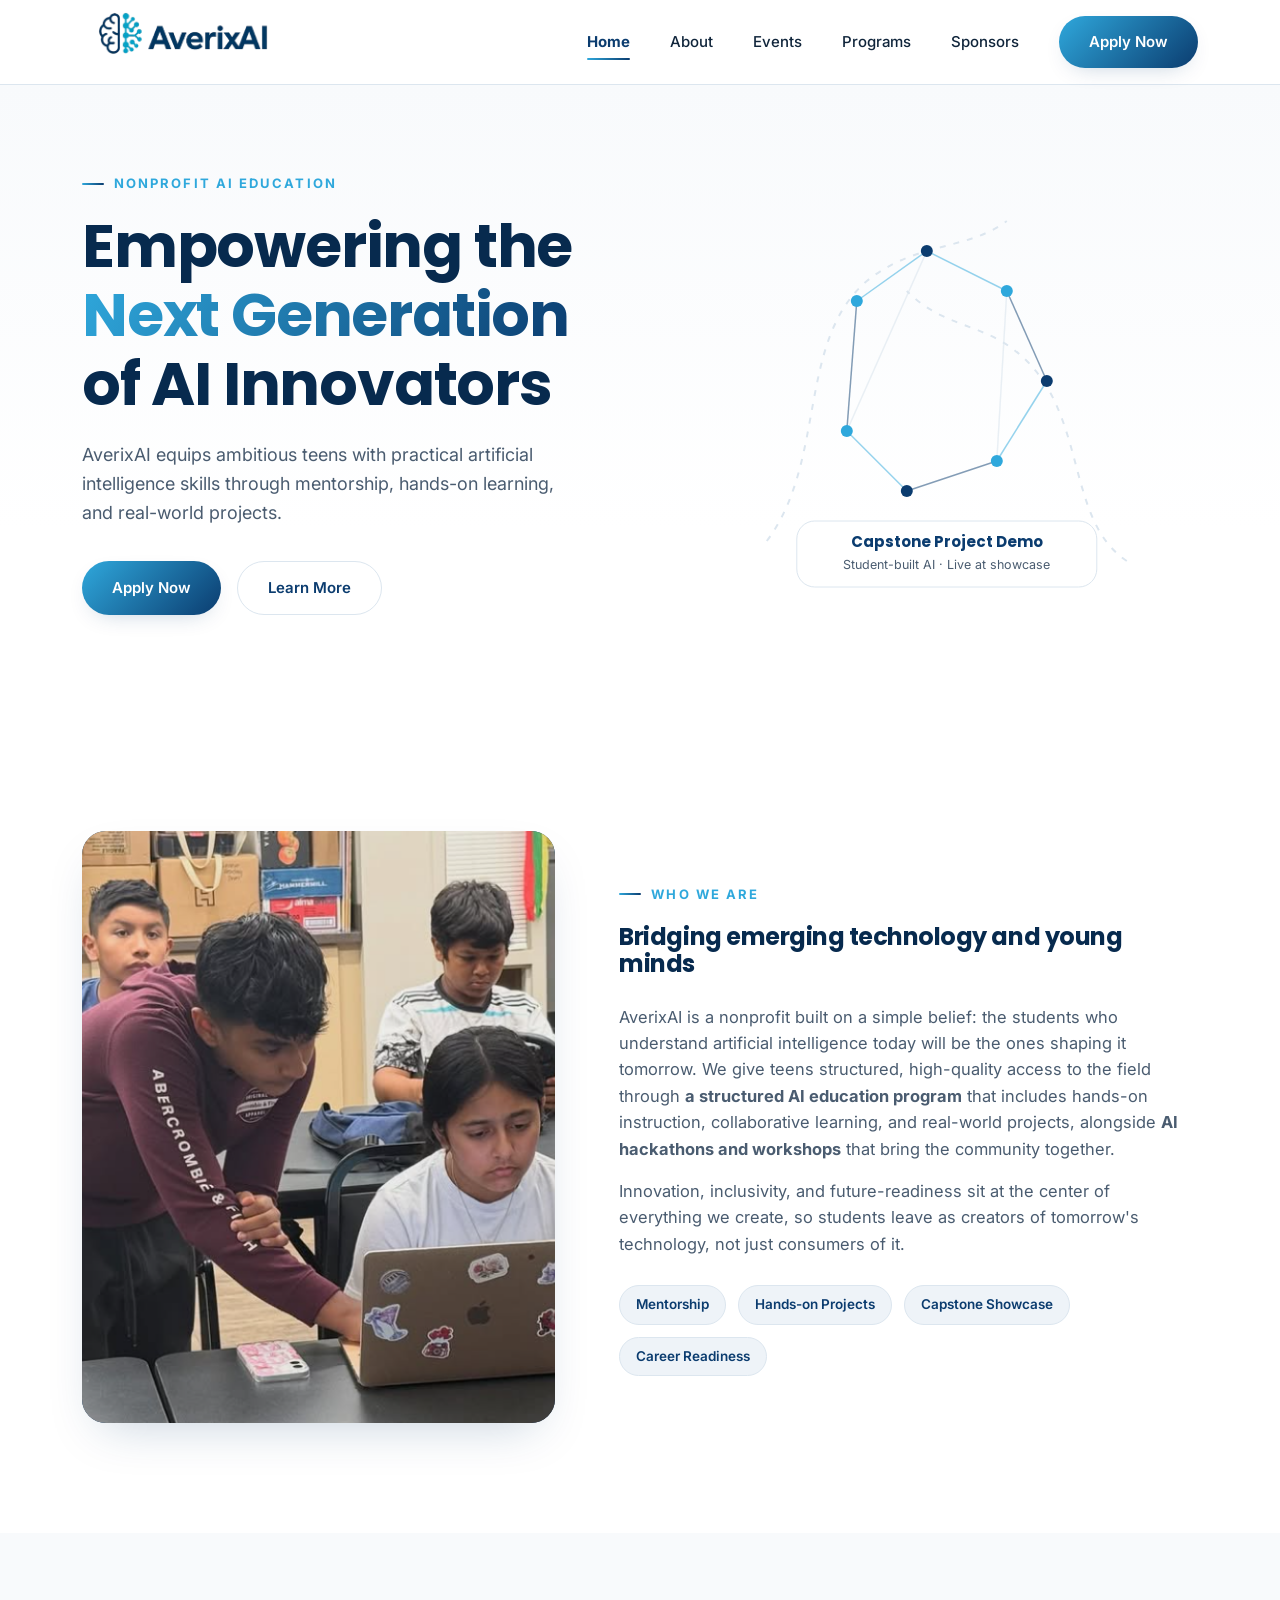
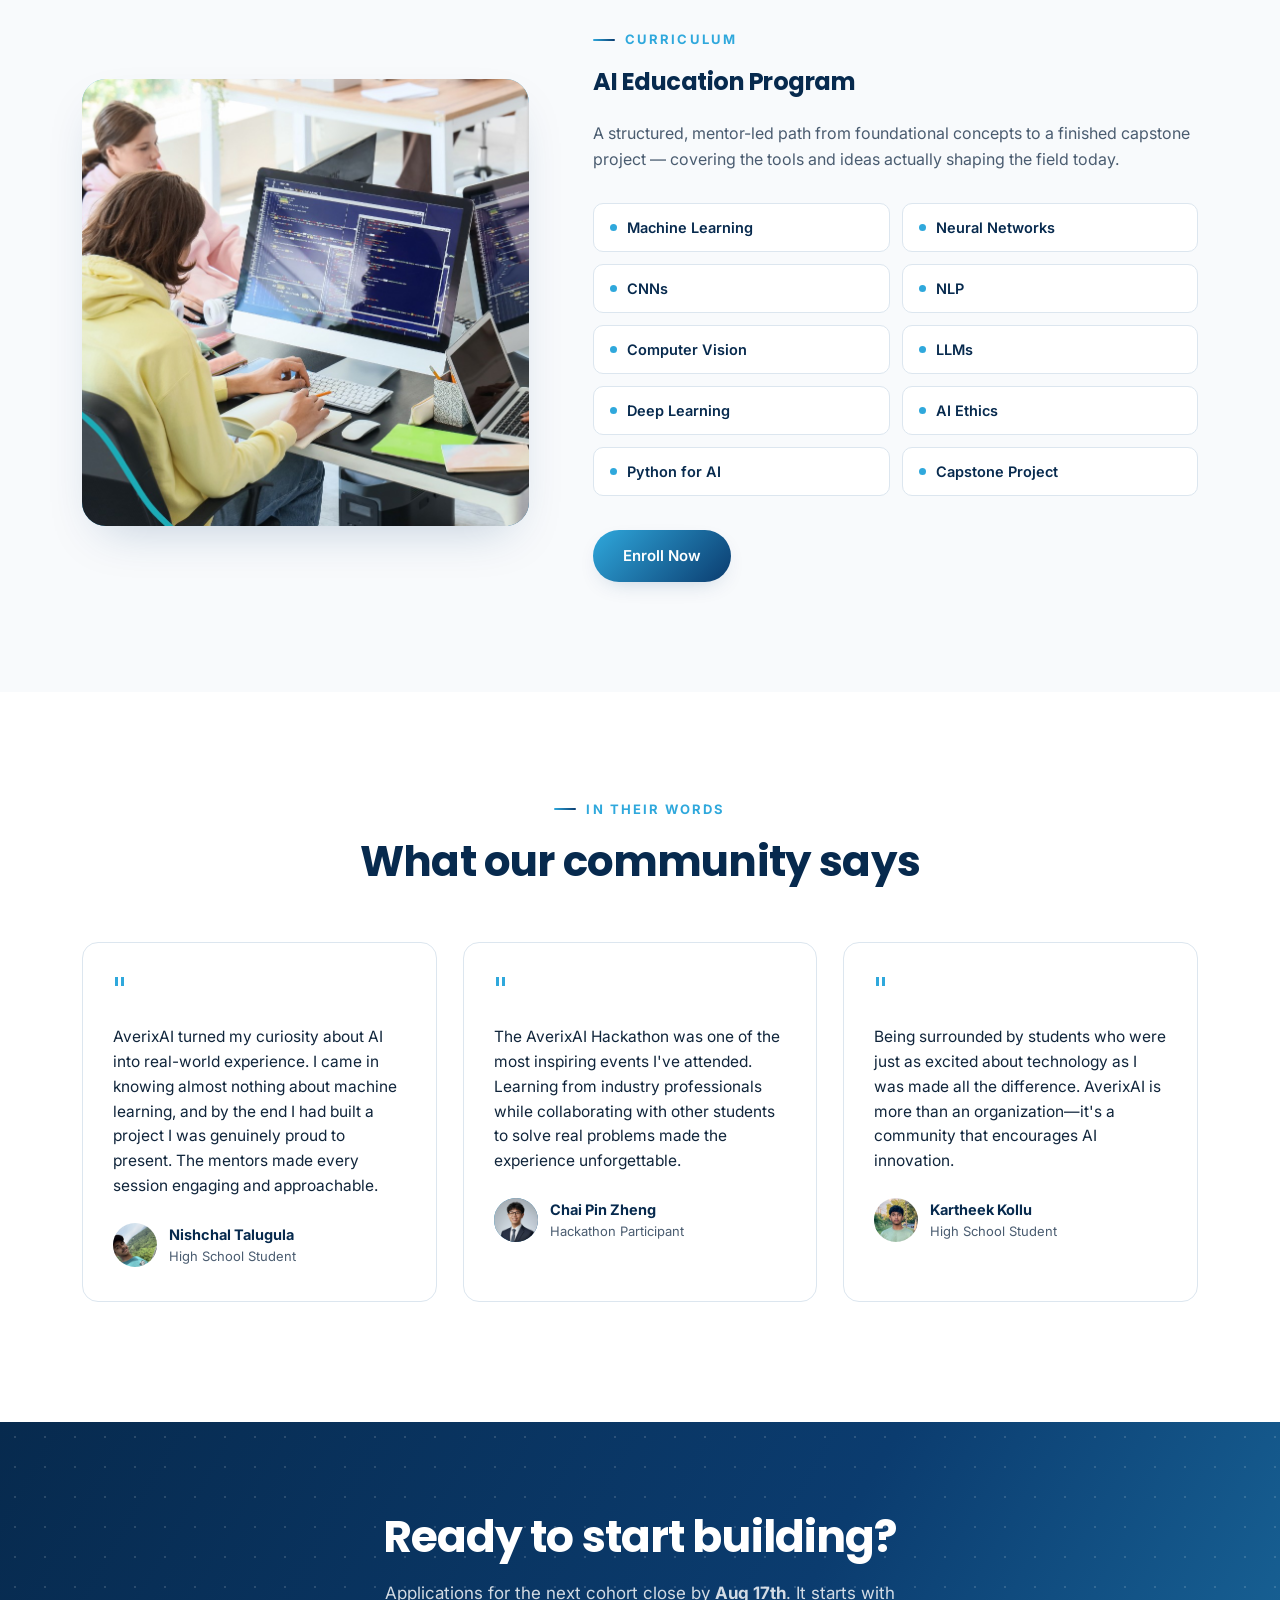
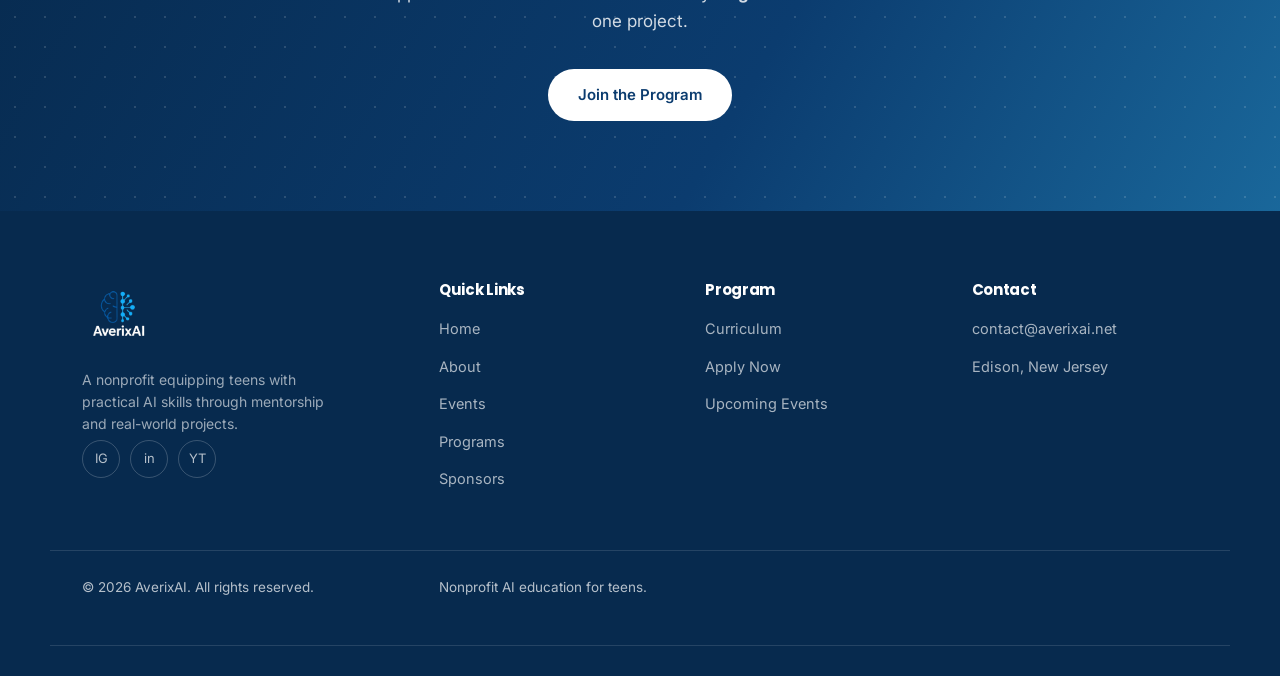
<file: index.html>
<!DOCTYPE html>
<html lang="en">
<head>
<meta charset="UTF-8">
<meta name="viewport" content="width=device-width, initial-scale=1.0">
<title>AverixAI</title>
<meta name="description" content="AverixAI is a nonprofit equipping teens with practical artificial intelligence skills through mentorship, hands-on learning, and real-world capstone projects.">
<link rel="icon" href="images/favicon (2).png">
<link rel="preconnect" href="https://fonts.googleapis.com">
<link rel="preconnect" href="https://fonts.gstatic.com" crossorigin>
<link href="https://fonts.googleapis.com/css2?family=Poppins:wght@600;700;800&family=Inter:wght@400;500;600;700&display=swap" rel="stylesheet">
<link rel="stylesheet" href="style.css">
</head>
<body>

<!-- ===== Nav ===== -->
<header class="nav">
  <div class="container">
    <a href="index.html" class="nav-logo"><img src="images/logowhitebackgroundsideways.png" alt="AverixAI logo" width="100" height="250"></a>
    <nav class="nav-links">
      <a href="index.html" class="active">Home</a>
      <a href="about.html">About</a>
      <a href="events.html">Events</a>
      <a href="programs.html">Programs</a>
      <a href="sponsors.html">Sponsors</a>
      <a href="https://forms.gle/uavLmhPKruvMdF4u8" class="btn btn-primary" target="_blank" rel="noopener">Apply Now</a>
    </nav>
    <button class="nav-toggle" aria-label="Toggle menu"><span></span><span></span><span></span></button>
  </div>
</header>

<!-- ===== Hero ===== -->
<section class="hero">
  <div class="container">
    <div class="hero-copy reveal">
      <span class="eyebrow">Nonprofit AI Education</span>
      <br>
      <h1>Empowering the <span class="accent">Next Generation</span> of AI Innovators</h1>
      <p>AverixAI equips ambitious teens with practical artificial intelligence skills through mentorship, hands-on learning, and real-world projects.</p>
      <div class="hero-actions">
        <a class="btn btn-primary" href="https://forms.gle/VHdP1PKy79CouppbA" target="_blank" rel="noopener">Apply Now</a>
        <a href="about.html" class="btn btn-secondary">Learn More</a>
      </div>
    </div>
    <div class="hero-visual reveal">
      <svg viewBox="0 0 480 460" fill="none" xmlns="http://www.w3.org/2000/svg">
        <path class="synapse-path" d="M60 380 C 120 300, 90 180, 160 120 C 210 80, 260 90, 300 60" stroke="#DCE6EF" stroke-width="2" fill="none"/>
        <path class="synapse-path" d="M420 400 C 360 360, 380 260, 320 200 C 280 160, 240 170, 200 130" stroke="#DCE6EF" stroke-width="2" fill="none"/>
        <line x1="150" y1="140" x2="220" y2="90" stroke="#2FA8DC" stroke-width="1.5" opacity="0.5"/>
        <line x1="220" y1="90" x2="300" y2="130" stroke="#2FA8DC" stroke-width="1.5" opacity="0.5"/>
        <line x1="300" y1="130" x2="340" y2="220" stroke="#0B3C6F" stroke-width="1.5" opacity="0.5"/>
        <line x1="340" y1="220" x2="290" y2="300" stroke="#2FA8DC" stroke-width="1.5" opacity="0.5"/>
        <line x1="290" y1="300" x2="200" y2="330" stroke="#0B3C6F" stroke-width="1.5" opacity="0.5"/>
        <line x1="200" y1="330" x2="140" y2="270" stroke="#2FA8DC" stroke-width="1.5" opacity="0.5"/>
        <line x1="140" y1="270" x2="150" y2="140" stroke="#0B3C6F" stroke-width="1.5" opacity="0.5"/>
        <line x1="220" y1="90" x2="140" y2="270" stroke="#DCE6EF" stroke-width="1.5" opacity="0.6"/>
        <line x1="300" y1="130" x2="290" y2="300" stroke="#DCE6EF" stroke-width="1.5" opacity="0.6"/>
        <circle class="node d1" cx="150" cy="140" r="6" fill="#2FA8DC"/>
        <circle class="node d2" cx="220" cy="90" r="6" fill="#0B3C6F"/>
        <circle class="node d3" cx="300" cy="130" r="6" fill="#2FA8DC"/>
        <circle class="node d4" cx="340" cy="220" r="6" fill="#0B3C6F"/>
        <circle class="node d5" cx="290" cy="300" r="6" fill="#2FA8DC"/>
        <circle class="node d6" cx="200" cy="330" r="6" fill="#0B3C6F"/>
        <circle class="node d1" cx="140" cy="270" r="6" fill="#2FA8DC"/>
        <rect x="90" y="360" width="300" height="66" rx="18" fill="#FFFFFF" stroke="#DCE6EF"/>
        <text x="240" y="386" text-anchor="middle" font-family="Poppins, sans-serif" font-weight="700" font-size="15" fill="#0B3C6F">Capstone Project Demo</text>
        <text x="240" y="408" text-anchor="middle" font-family="Inter, sans-serif" font-size="12.5" fill="#4A5C70">Student-built AI · Live at showcase</text>
      </svg>
    </div>
  </div>
</section>

<!-- ===== About (home) ===== -->
<section class="about-home">
  <div class="container">
    <div class="about-figure reveal">
      <img src="images/about-photo.png" alt="AverixAI students working together on an AI project" class="about-figure-img">
    </div>
    <div class="about-copy reveal">
      <span class="eyebrow">Who We Are</span>
      <h2>Bridging emerging technology and young minds</h2>
      <br>
      <p>AverixAI is a nonprofit built on a simple belief: the students who understand artificial intelligence today will be the ones shaping it tomorrow. We give teens structured, high-quality access to the field through <b>a structured AI education program</b> that includes hands-on instruction, collaborative learning, and real-world projects, alongside <b>AI hackathons and workshops</b> that bring the community together.</p>
      <p>Innovation, inclusivity, and future-readiness sit at the center of everything we create, so students leave as creators of tomorrow's technology, not just consumers of it.</p>
      <div class="pill-row">
        <span class="pill">Mentorship</span>
        <span class="pill">Hands-on Projects</span>
        <span class="pill">Capstone Showcase</span>
        <span class="pill">Career Readiness</span>
      </div>
    </div>
  </div>
</section>

<!-- ===== AI Program (home) ===== -->
<section class="program-home">
  <div class="container">
    <div class="program-figure reveal">
      <img src="images/programphoto.jpg" alt="Teens coding together in the AverixAI program" class="program-figure-img">
    </div>
    <div class="program-copy reveal">
      <span class="eyebrow">Curriculum</span>
      <h2>AI Education Program</h2>
      <br>
      <p>A structured, mentor-led path from foundational concepts to a finished capstone project — covering the tools and ideas actually shaping the field today.</p>
      <div class="skill-grid reveal-stagger">
        <div class="skill-chip"><span class="dot"></span>Machine Learning</div>
        <div class="skill-chip"><span class="dot"></span>Neural Networks</div>
        <div class="skill-chip"><span class="dot"></span>CNNs</div>
        <div class="skill-chip"><span class="dot"></span>NLP</div>
        <div class="skill-chip"><span class="dot"></span>Computer Vision</div>
        <div class="skill-chip"><span class="dot"></span>LLMs</div>
        <div class="skill-chip"><span class="dot"></span>Deep Learning</div>
        <div class="skill-chip"><span class="dot"></span>AI Ethics</div>
        <div class="skill-chip"><span class="dot"></span>Python for AI</div>
        <div class="skill-chip"><span class="dot"></span>Capstone Project</div>
      </div>
      <a href="programs.html#apply" class="btn btn-primary">Enroll Now</a>
    </div>
  </div>
</section>

<!-- ===== Testimonials ===== -->
<section class="testimonials">
  <div class="container">
    <div class="section-head center reveal">
      <span class="eyebrow" style="justify-content:center">In Their Words</span>
      <h2>What our community says</h2>
    </div>
    <div class="testimonial-grid reveal-stagger">
      <div class="testimonial-card">
        <div class="quote-mark">"</div>
        <p class="quote">AverixAI turned my curiosity about AI into real-world experience. I came in knowing almost nothing about machine learning, and by the end I had built a project I was genuinely proud to present. The mentors made every session engaging and approachable.</p>
        <div class="testimonial-person">
          <img src="images/testimonial-nishchal.jpg" alt="Nishchal Talugula" class="avatar-ring">
          <div>
            <div class="name">Nishchal Talugula</div>
            <div class="role">High School Student</div>
          </div>
        </div>
      </div>
      <div class="testimonial-card">
        <div class="quote-mark">"</div>
        <p class="quote">The AverixAI Hackathon was one of the most inspiring events I've attended. Learning from industry professionals while collaborating with other students to solve real problems made the experience unforgettable.</p>
        <div class="testimonial-person">
          <img src="images/testimonial-chai.png" alt="Chai Pin Zheng" class="avatar-ring">
          <div>
            <div class="name">Chai Pin Zheng</div>
            <div class="role">Hackathon Participant</div>
          </div>
        </div>
      </div>
      <div class="testimonial-card">
        <div class="quote-mark">"</div>
        <p class="quote">Being surrounded by students who were just as excited about technology as I was made all the difference. AverixAI is more than an organization—it's a community that encourages AI innovation.</p>
        <div class="testimonial-person">
          <img src="images/testimonial-kartheek.jpg" alt="Kartheek Kollu" class="avatar-ring">
          <div>
            <div class="name">Kartheek Kollu</div>
            <div class="role">High School Student</div>
          </div>
        </div>
      </div>
    </div>
  </div>
</section>

<!-- ===== CTA ===== -->
<section class="cta-band">
  <div class="container reveal">
    <h2>Ready to start building?</h2>
    <p>Applications for the next cohort close by <b>Aug 17th</b>. It starts with one project.</p>
    <a href="programs.html#apply" class="btn btn-light">Join the Program</a>
  </div>
</section>

<!-- ===== Footer ===== -->
<footer class="footer">
  <div class="container">
    <div class="footer-brand">
      <img src="images/logo.png" alt="AverixAI logo">
      <p>A nonprofit equipping teens with practical AI skills through mentorship and real-world projects.</p>
      <div class="social-row">
        <a href="https://www.instagram.com/averix_ai/" aria-label="Instagram" target="_blank" rel="noopener">IG</a>
        <a href="#" aria-label="LinkedIn">in</a>
        <a href="#" aria-label="YouTube">YT</a>
      </div>
    </div>
    <div>
      <h4>Quick Links</h4>
      <ul>
        <li><a href="index.html">Home</a></li>
        <li><a href="about.html">About</a></li>
        <li><a href="events.html">Events</a></li>
        <li><a href="programs.html">Programs</a></li>
	<li><a href="sponsors.html">Sponsors</a></li>
      </ul>
    </div>
    <div>
      <h4>Program</h4>
      <ul>
        <li><a href="programs.html">Curriculum</a></li>
        <li><a href="programs.html#apply">Apply Now</a></li>
        <li><a href="events.html">Upcoming Events</a></li>
      </ul>
    </div>
    <div>
      <h4>Contact</h4>
      <ul>
        <li><a href="mailto:contact@averixai.net">contact@averixai.net</a></li>
        <li><a href="#">Edison, New Jersey</a></li>
      </ul>
    </div>
  </div>
  <div class="container footer-bottom">
    <span>© 2026 AverixAI. All rights reserved.</span>
    <span>Nonprofit AI education for teens.</span>
  </div>
</footer>

<script src="script.js"></script>
</body>
</html>
</file>
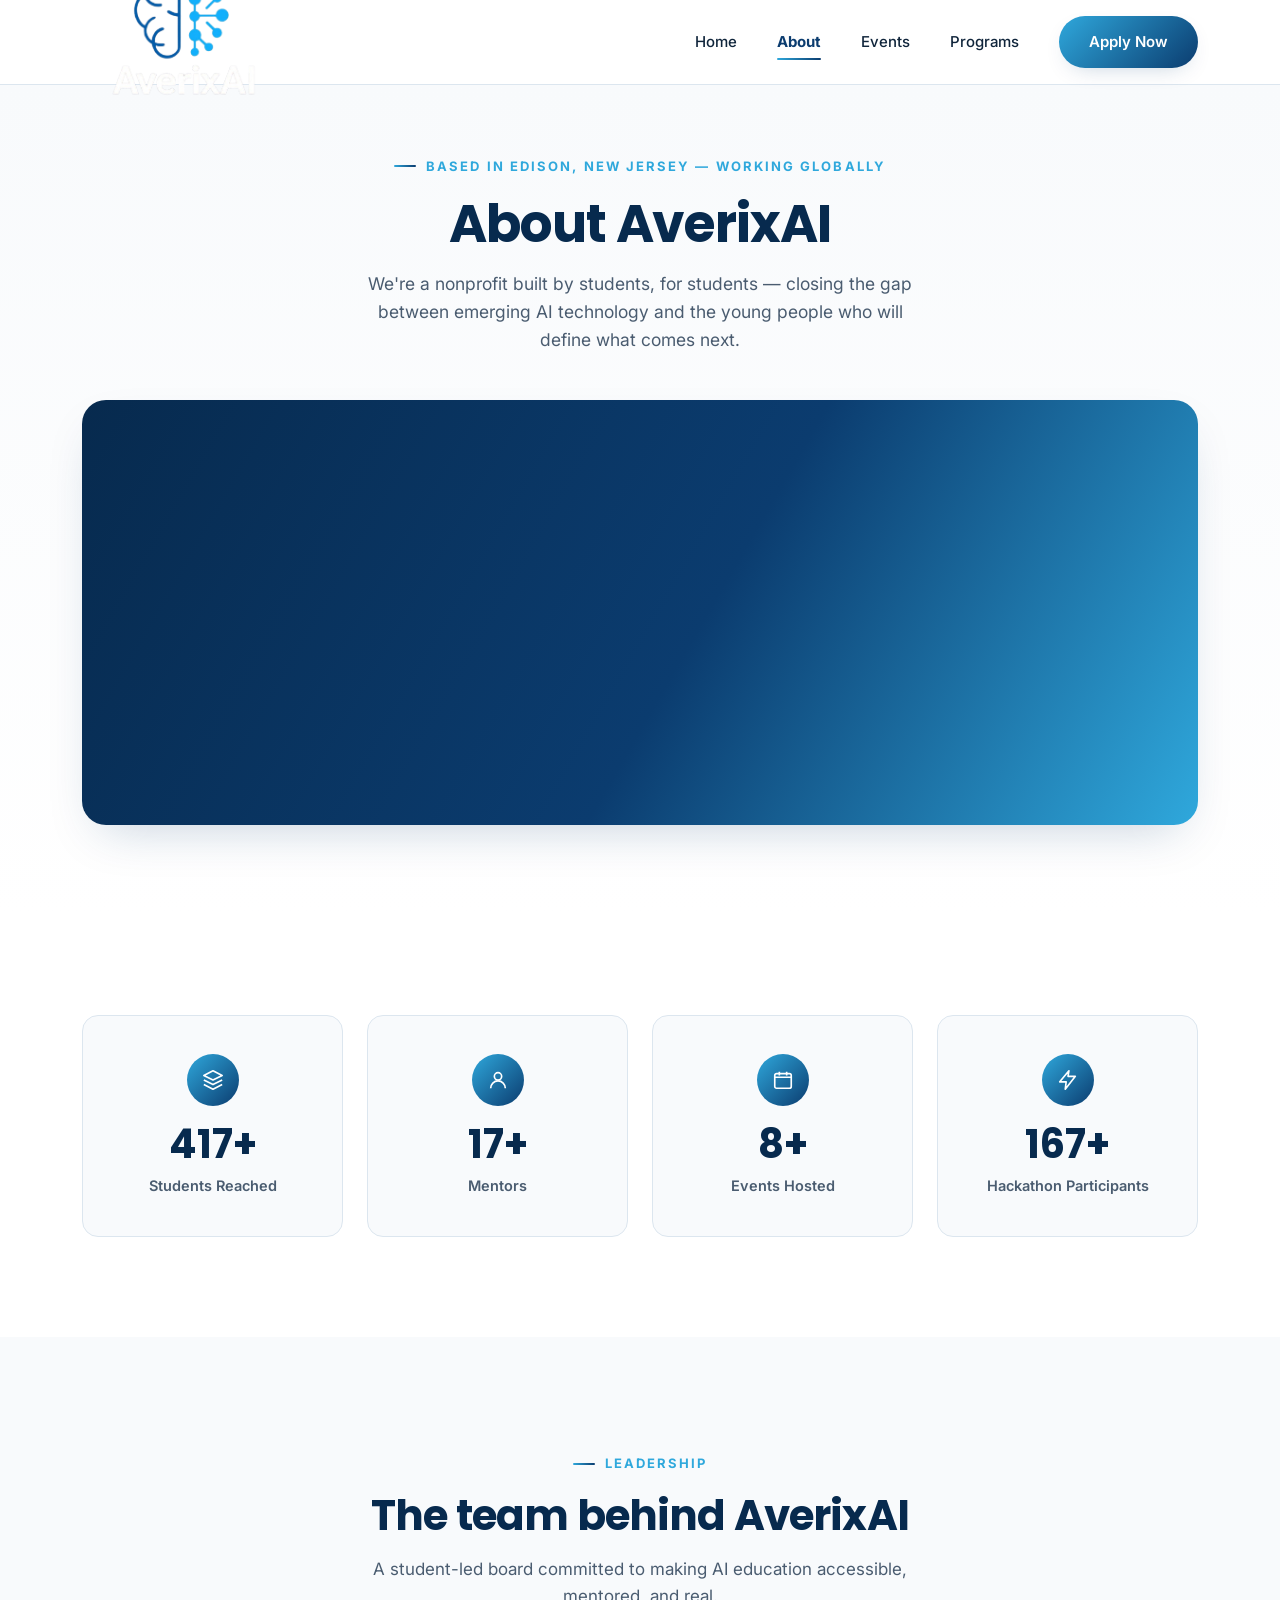
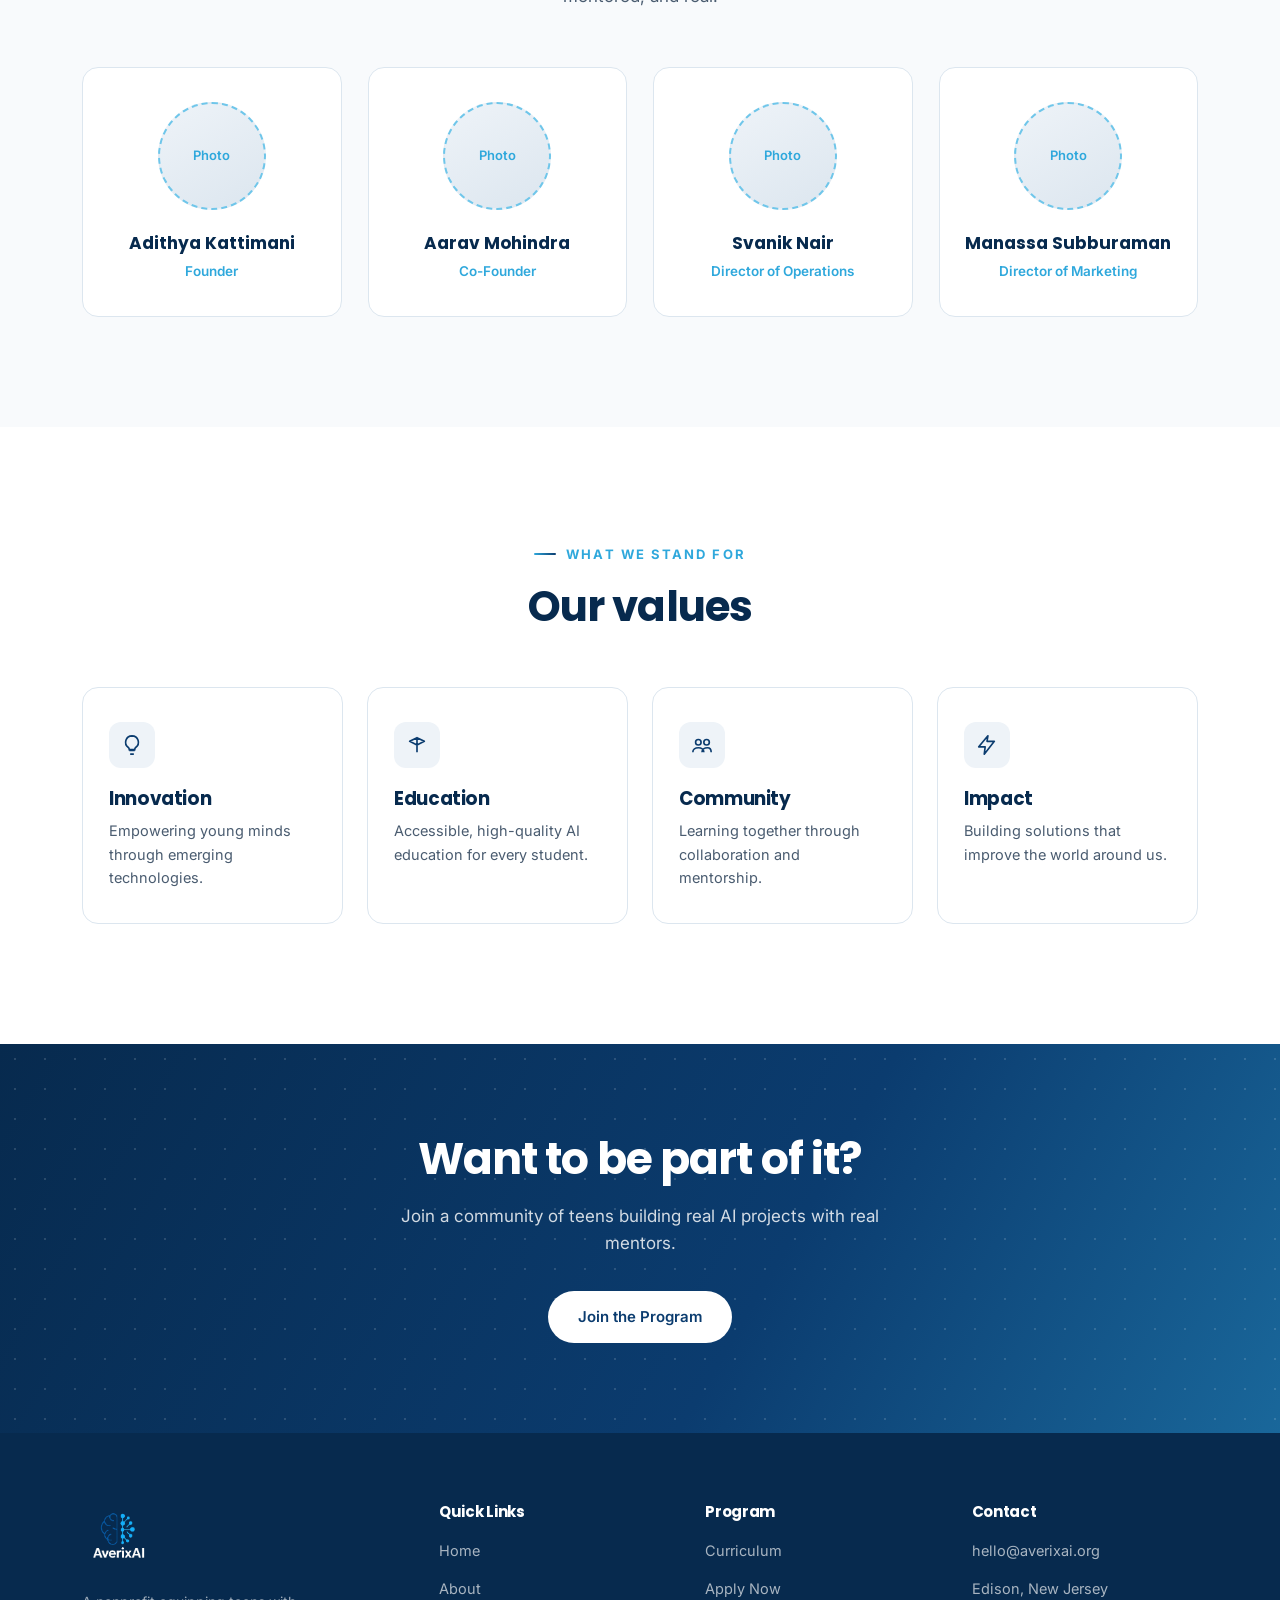
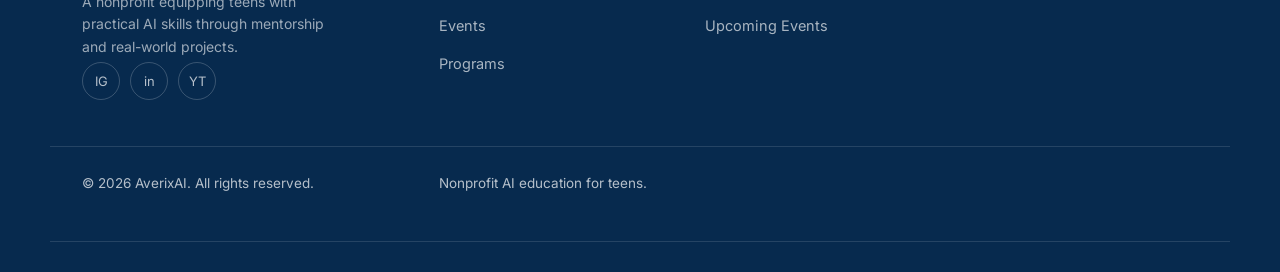
<file: about (3).html>
<!DOCTYPE html>
<html lang="en">
<head>
<meta charset="UTF-8">
<meta name="viewport" content="width=device-width, initial-scale=1.0">
<title>About — AverixAI</title>
<meta name="description" content="AverixAI is based in Edison, New Jersey and working globally to bring practical AI education to teens through mentorship and real-world projects.">
<link rel="icon" href="images/logo.png">
<link rel="preconnect" href="https://fonts.googleapis.com">
<link rel="preconnect" href="https://fonts.gstatic.com" crossorigin>
<link href="https://fonts.googleapis.com/css2?family=Poppins:wght@600;700;800&family=Inter:wght@400;500;600;700&display=swap" rel="stylesheet">
<link rel="stylesheet" href="style.css">
</head>
<body>

<header class="nav">
  <div class="container">
    <a href="index.html" class="nav-logo"><img src="images/logo.png" alt="AverixAI logo"></a>
    <nav class="nav-links">
      <a href="index.html">Home</a>
      <a href="about.html" class="active">About</a>
      <a href="events.html">Events</a>
      <a href="programs.html">Programs</a>
      <a href="programs.html#apply" class="btn btn-primary">Apply Now</a>
    </nav>
    <button class="nav-toggle" aria-label="Toggle menu"><span></span><span></span><span></span></button>
  </div>
</header>

<!-- ===== Banner ===== -->
<section class="page-banner">
  <div class="container">
    <span class="eyebrow" style="justify-content:center">Based in Edison, New Jersey — Working Globally</span>
    <h1 class="reveal">About AverixAI</h1>
    <p class="lead reveal">We're a nonprofit built by students, for students — closing the gap between emerging AI technology and the young people who will define what comes next.</p>
    <div class="banner-image reveal"></div>
  </div>
</section>

<!-- ===== Stats ===== -->
<section class="stats">
  <div class="container">
    <div class="stats-grid reveal-stagger">
      <div class="stat-card">
        <div class="stat-icon">
          <svg width="22" height="22" viewBox="0 0 24 24" fill="none"><path d="M12 2L2 7l10 5 10-5-10-5z" stroke="white" stroke-width="1.8" stroke-linejoin="round"/><path d="M2 17l10 5 10-5M2 12l10 5 10-5" stroke="white" stroke-width="1.8" stroke-linejoin="round"/></svg>
        </div>
        <div class="stat-num" data-count="500" data-suffix="+">0</div>
        <div class="stat-label">Students Reached</div>
      </div>
      <div class="stat-card">
        <div class="stat-icon">
          <svg width="22" height="22" viewBox="0 0 24 24" fill="none"><circle cx="12" cy="8" r="4" stroke="white" stroke-width="1.8"/><path d="M4 21c0-4.4 3.6-8 8-8s8 3.6 8 8" stroke="white" stroke-width="1.8"/></svg>
        </div>
        <div class="stat-num" data-count="20" data-suffix="+">0</div>
        <div class="stat-label">Mentors</div>
      </div>
      <div class="stat-card">
        <div class="stat-icon">
          <svg width="22" height="22" viewBox="0 0 24 24" fill="none"><rect x="3" y="5" width="18" height="16" rx="2" stroke="white" stroke-width="1.8"/><path d="M3 9h18M8 3v4M16 3v4" stroke="white" stroke-width="1.8"/></svg>
        </div>
        <div class="stat-num" data-count="10" data-suffix="+">0</div>
        <div class="stat-label">Events Hosted</div>
      </div>
      <div class="stat-card">
        <div class="stat-icon">
          <svg width="22" height="22" viewBox="0 0 24 24" fill="none"><path d="M13 2L3 14h7l-1 8 11-14h-8l1-6z" stroke="white" stroke-width="1.8" stroke-linejoin="round"/></svg>
        </div>
        <div class="stat-num" data-count="200" data-suffix="+">0</div>
        <div class="stat-label">Hackathon Participants</div>
      </div>
    </div>
  </div>
</section>

<!-- ===== Leadership ===== -->
<section class="leadership">
  <div class="container leadership-inner">
    <div class="section-head center reveal">
      <span class="eyebrow" style="justify-content:center">Leadership</span>
      <h2>The team behind AverixAI</h2>
      <p>A student-led board committed to making AI education accessible, mentored, and real.</p>
    </div>
    <div class="leader-grid reveal-stagger">
      <div class="leader-card">
        <div class="leader-photo">Photo</div>
        <div class="name">Adithya Kattimani</div>
        <div class="role">Founder</div>
      </div>
      <div class="leader-card">
        <div class="leader-photo">Photo</div>
        <div class="name">Aarav Mohindra</div>
        <div class="role">Co-Founder</div>
      </div>
      <div class="leader-card">
        <div class="leader-photo">Photo</div>
        <div class="name">Svanik Nair</div>
        <div class="role">Director of Operations</div>
      </div>
      <div class="leader-card">
        <div class="leader-photo">Photo</div>
        <div class="name">Manassa Subburaman</div>
        <div class="role">Director of Marketing</div>
      </div>
    </div>
  </div>
</section>

<!-- ===== Values ===== -->
<section class="values">
  <div class="container values-inner">
    <div class="section-head center reveal">
      <span class="eyebrow" style="justify-content:center">What We Stand For</span>
      <h2>Our values</h2>
    </div>
    <div class="values-grid reveal-stagger">
      <div class="value-card">
        <div class="value-icon">
          <svg width="22" height="22" viewBox="0 0 24 24" fill="none"><path d="M9 18h6M10 22h4M12 2a7 7 0 00-4 12.7c.6.5 1 1.2 1 2.3h6c0-1.1.4-1.8 1-2.3A7 7 0 0012 2z" stroke="#0B3C6F" stroke-width="1.8"/></svg>
        </div>
        <h3>Innovation</h3>
        <p>Empowering young minds through emerging technologies.</p>
      </div>
      <div class="value-card">
        <div class="value-icon">
          <svg width="22" height="22" viewBox="0 0 24 24" fill="none"><path d="M12 4v16M4 8l8-4 8 4-8 4-8-4z" stroke="#0B3C6F" stroke-width="1.8" stroke-linejoin="round"/></svg>
        </div>
        <h3>Education</h3>
        <p>Accessible, high-quality AI education for every student.</p>
      </div>
      <div class="value-card">
        <div class="value-icon">
          <svg width="22" height="22" viewBox="0 0 24 24" fill="none"><circle cx="8" cy="9" r="3" stroke="#0B3C6F" stroke-width="1.8"/><circle cx="17" cy="9" r="3" stroke="#0B3C6F" stroke-width="1.8"/><path d="M2 20c0-3 2.7-5 6-5s6 2 6 5M12 20c0-3 2.7-5 6-5s4 2 4 5" stroke="#0B3C6F" stroke-width="1.8"/></svg>
        </div>
        <h3>Community</h3>
        <p>Learning together through collaboration and mentorship.</p>
      </div>
      <div class="value-card">
        <div class="value-icon">
          <svg width="22" height="22" viewBox="0 0 24 24" fill="none"><path d="M13 2L3 14h7l-1 8 11-14h-8l1-6z" stroke="#0B3C6F" stroke-width="1.8" stroke-linejoin="round"/></svg>
        </div>
        <h3>Impact</h3>
        <p>Building solutions that improve the world around us.</p>
      </div>
    </div>
  </div>
</section>

<!-- ===== CTA ===== -->
<section class="cta-band">
  <div class="container reveal">
    <h2>Want to be part of it?</h2>
    <p>Join a community of teens building real AI projects with real mentors.</p>
    <a href="programs.html#apply" class="btn btn-light">Join the Program</a>
  </div>
</section>

<footer class="footer">
  <div class="container">
    <div class="footer-brand">
      <img src="images/logo.png" alt="AverixAI logo">
      <p>A nonprofit equipping teens with practical AI skills through mentorship and real-world projects.</p>
      <div class="social-row">
        <a href="#" aria-label="Instagram">IG</a>
        <a href="#" aria-label="LinkedIn">in</a>
        <a href="#" aria-label="YouTube">YT</a>
      </div>
    </div>
    <div>
      <h4>Quick Links</h4>
      <ul>
        <li><a href="index.html">Home</a></li>
        <li><a href="about.html">About</a></li>
        <li><a href="events.html">Events</a></li>
        <li><a href="programs.html">Programs</a></li>
      </ul>
    </div>
    <div>
      <h4>Program</h4>
      <ul>
        <li><a href="programs.html">Curriculum</a></li>
        <li><a href="programs.html#apply">Apply Now</a></li>
        <li><a href="events.html">Upcoming Events</a></li>
      </ul>
    </div>
    <div>
      <h4>Contact</h4>
      <ul>
        <li><a href="mailto:hello@averixai.org">hello@averixai.org</a></li>
        <li><a href="#">Edison, New Jersey</a></li>
      </ul>
    </div>
  </div>
  <div class="container footer-bottom">
    <span>© 2026 AverixAI. All rights reserved.</span>
    <span>Nonprofit AI education for teens.</span>
  </div>
</footer>

<script src="script.js"></script>
</body>
</html>
</file>
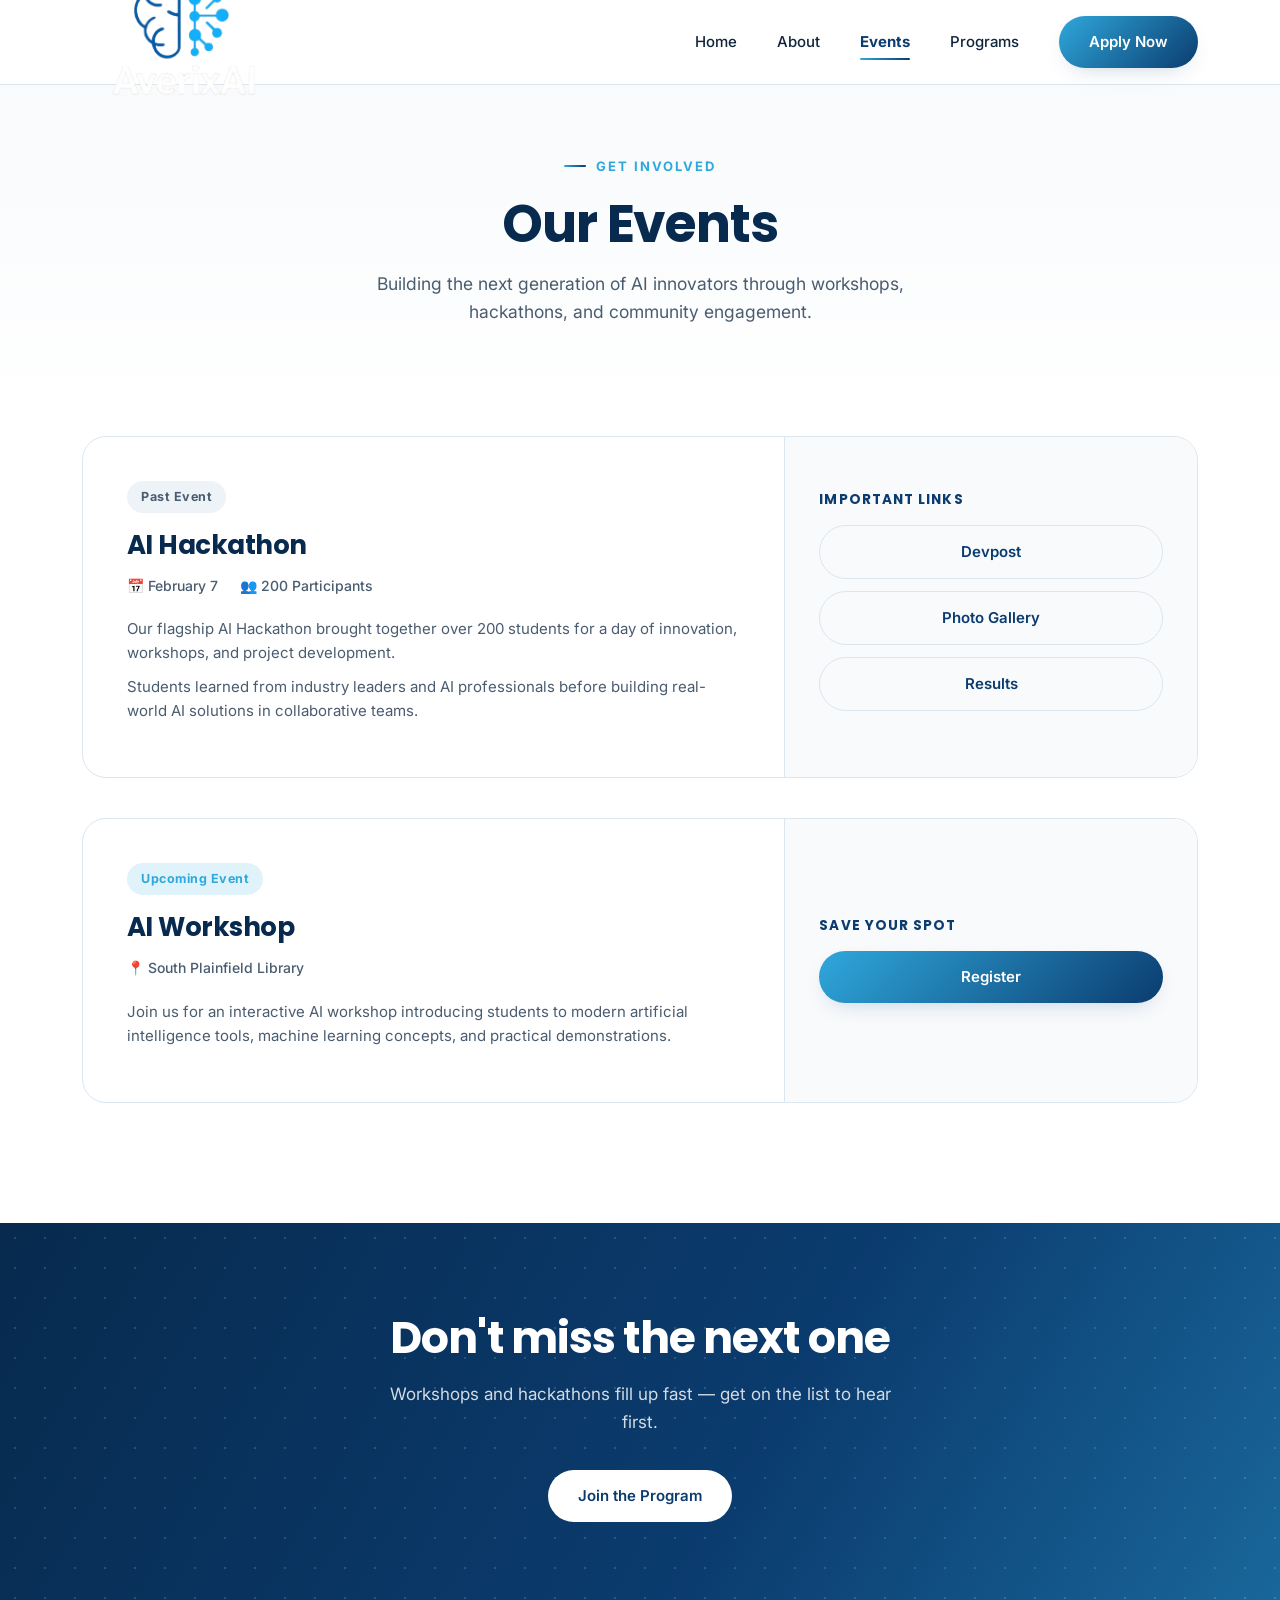
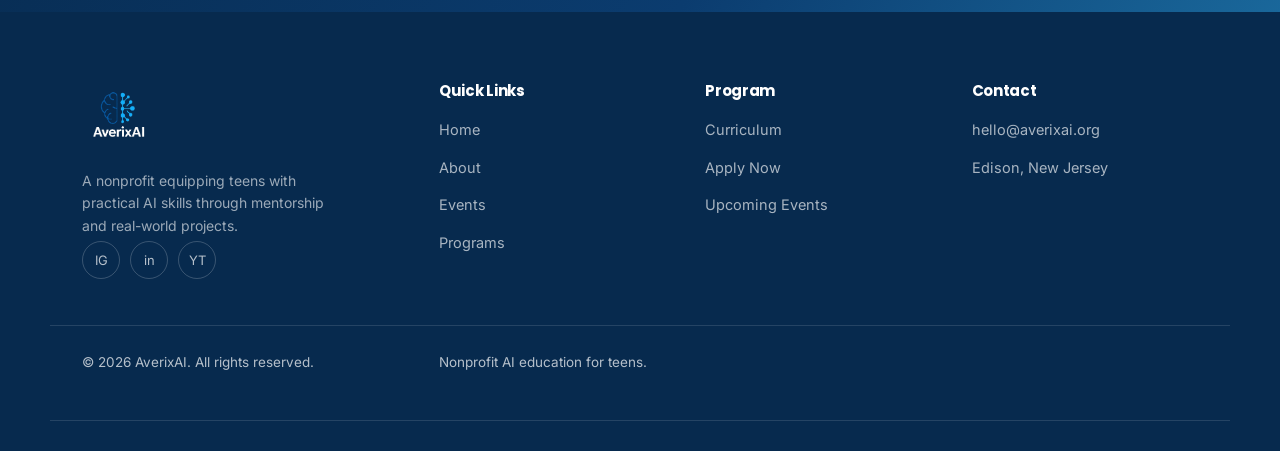
<file: events (1).html>
<!DOCTYPE html>
<html lang="en">
<head>
<meta charset="UTF-8">
<meta name="viewport" content="width=device-width, initial-scale=1.0">
<title>Events — AverixAI</title>
<meta name="description" content="AverixAI events: workshops, hackathons, and community programs building the next generation of AI innovators.">
<link rel="icon" href="images/logo.png">
<link rel="preconnect" href="https://fonts.googleapis.com">
<link rel="preconnect" href="https://fonts.gstatic.com" crossorigin>
<link href="https://fonts.googleapis.com/css2?family=Poppins:wght@600;700;800&family=Inter:wght@400;500;600;700&display=swap" rel="stylesheet">
<link rel="stylesheet" href="style.css">
</head>
<body>

<header class="nav">
  <div class="container">
    <a href="index.html" class="nav-logo"><img src="images/logo.png" alt="AverixAI logo"></a>
    <nav class="nav-links">
      <a href="index.html">Home</a>
      <a href="about.html">About</a>
      <a href="events.html" class="active">Events</a>
      <a href="programs.html">Programs</a>
      <a href="programs.html#apply" class="btn btn-primary">Apply Now</a>
    </nav>
    <button class="nav-toggle" aria-label="Toggle menu"><span></span><span></span><span></span></button>
  </div>
</header>

<section class="page-banner">
  <div class="container">
    <span class="eyebrow" style="justify-content:center">Get Involved</span>
    <h1 class="reveal">Our Events</h1>
    <p class="lead reveal">Building the next generation of AI innovators through workshops, hackathons, and community engagement.</p>
  </div>
</section>

<section class="events-list">
  <div class="container">

    <!-- Past event -->
    <div class="event-card reveal">
      <div class="event-main">
        <span class="event-tag past">Past Event</span>
        <h3>AI Hackathon</h3>
        <div class="event-meta">
          <span>📅 February 7</span>
          <span>👥 200 Participants</span>
        </div>
        <p class="desc">Our flagship AI Hackathon brought together over 200 students for a day of innovation, workshops, and project development.</p>
        <p class="desc">Students learned from industry leaders and AI professionals before building real-world AI solutions in collaborative teams.</p>
      </div>
      <div class="event-side">
        <h4>Important Links</h4>
        <a href="#" class="btn btn-secondary">Devpost</a>
        <a href="#" class="btn btn-secondary">Photo Gallery</a>
        <a href="#" class="btn btn-secondary">Results</a>
      </div>
    </div>

    <!-- Upcoming event -->
    <div class="event-card reveal">
      <div class="event-main">
        <span class="event-tag upcoming">Upcoming Event</span>
        <h3>AI Workshop</h3>
        <div class="event-meta">
          <span>📍 South Plainfield Library</span>
        </div>
        <p class="desc">Join us for an interactive AI workshop introducing students to modern artificial intelligence tools, machine learning concepts, and practical demonstrations.</p>
      </div>
      <div class="event-side">
        <h4>Save Your Spot</h4>
        <a href="#" class="btn btn-primary btn-block">Register</a>
      </div>
    </div>

  </div>
</section>

<section class="cta-band">
  <div class="container reveal">
    <h2>Don't miss the next one</h2>
    <p>Workshops and hackathons fill up fast — get on the list to hear first.</p>
    <a href="programs.html#apply" class="btn btn-light">Join the Program</a>
  </div>
</section>

<footer class="footer">
  <div class="container">
    <div class="footer-brand">
      <img src="images/logo.png" alt="AverixAI logo">
      <p>A nonprofit equipping teens with practical AI skills through mentorship and real-world projects.</p>
      <div class="social-row">
        <a href="#" aria-label="Instagram">IG</a>
        <a href="#" aria-label="LinkedIn">in</a>
        <a href="#" aria-label="YouTube">YT</a>
      </div>
    </div>
    <div>
      <h4>Quick Links</h4>
      <ul>
        <li><a href="index.html">Home</a></li>
        <li><a href="about.html">About</a></li>
        <li><a href="events.html">Events</a></li>
        <li><a href="programs.html">Programs</a></li>
      </ul>
    </div>
    <div>
      <h4>Program</h4>
      <ul>
        <li><a href="programs.html">Curriculum</a></li>
        <li><a href="programs.html#apply">Apply Now</a></li>
        <li><a href="events.html">Upcoming Events</a></li>
      </ul>
    </div>
    <div>
      <h4>Contact</h4>
      <ul>
        <li><a href="mailto:hello@averixai.org">hello@averixai.org</a></li>
        <li><a href="#">Edison, New Jersey</a></li>
      </ul>
    </div>
  </div>
  <div class="container footer-bottom">
    <span>© 2026 AverixAI. All rights reserved.</span>
    <span>Nonprofit AI education for teens.</span>
  </div>
</footer>

<script src="script.js"></script>
</body>
</html>
</file>
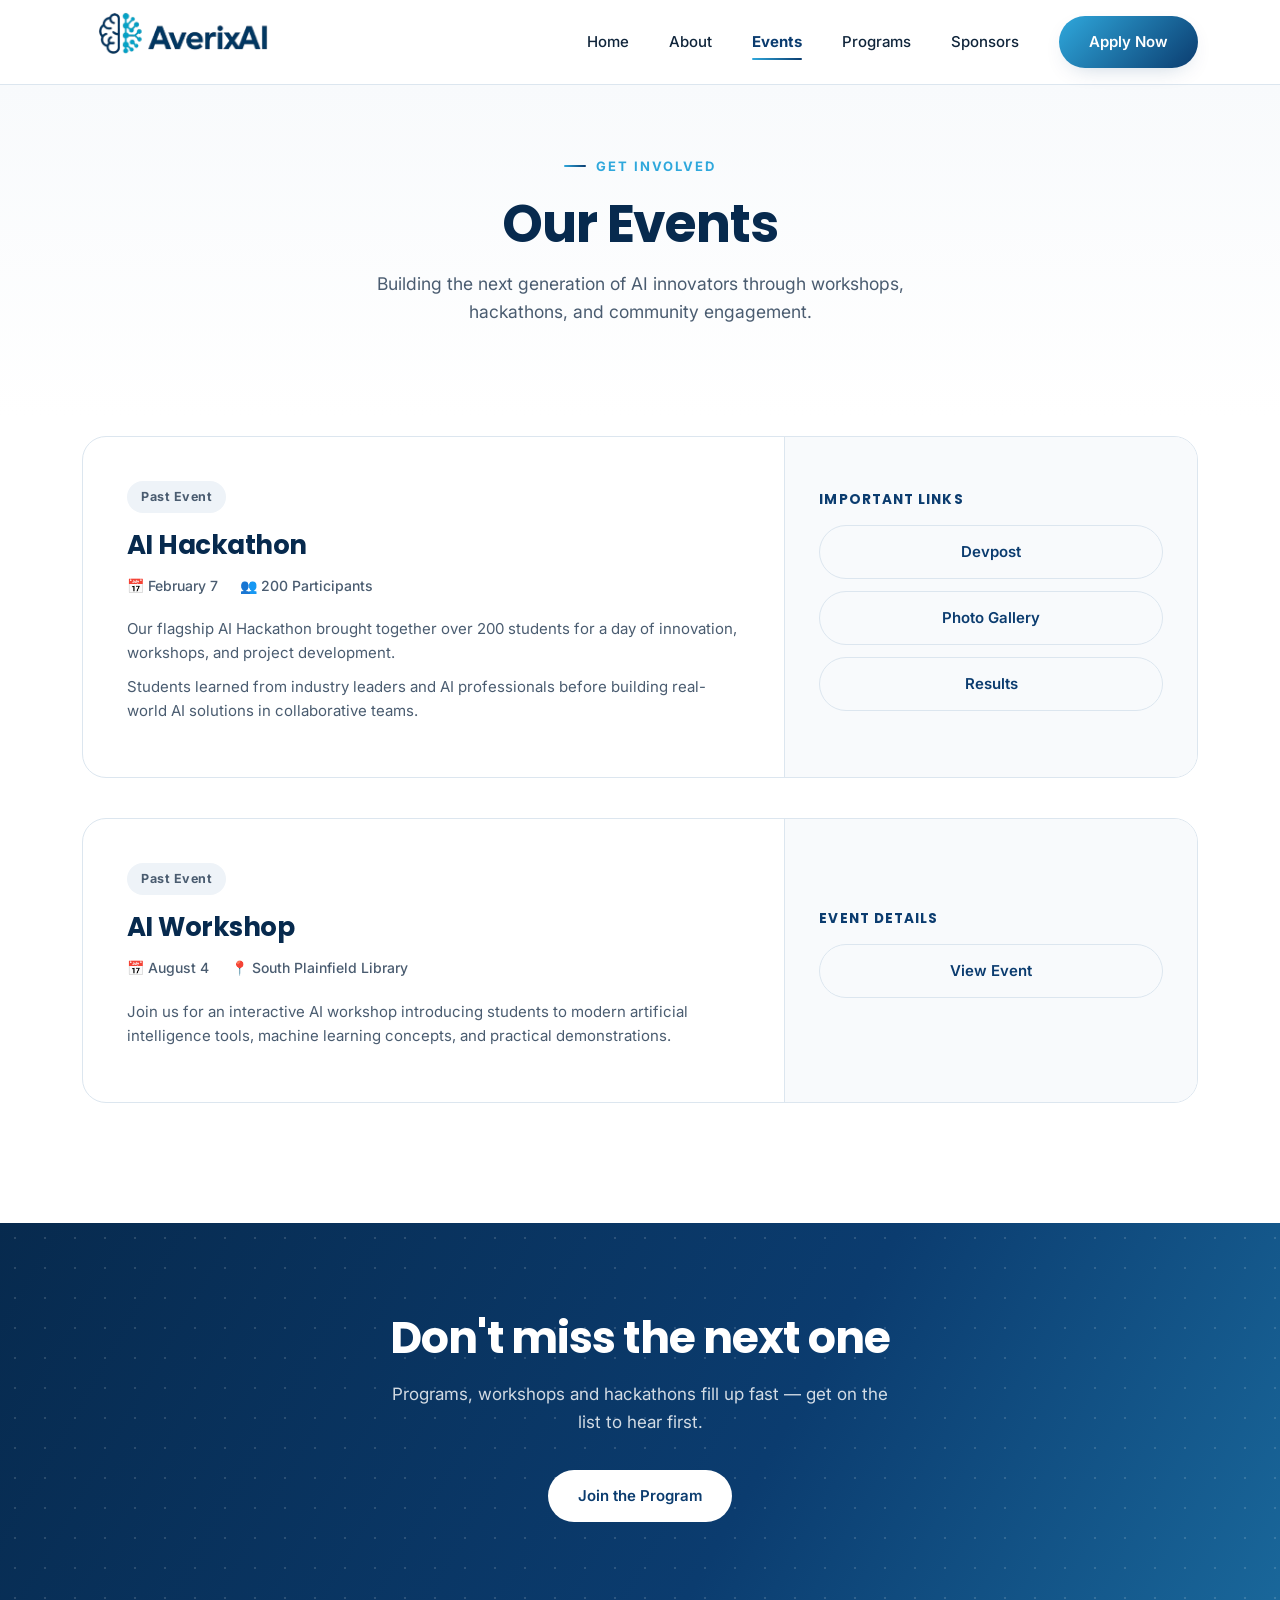
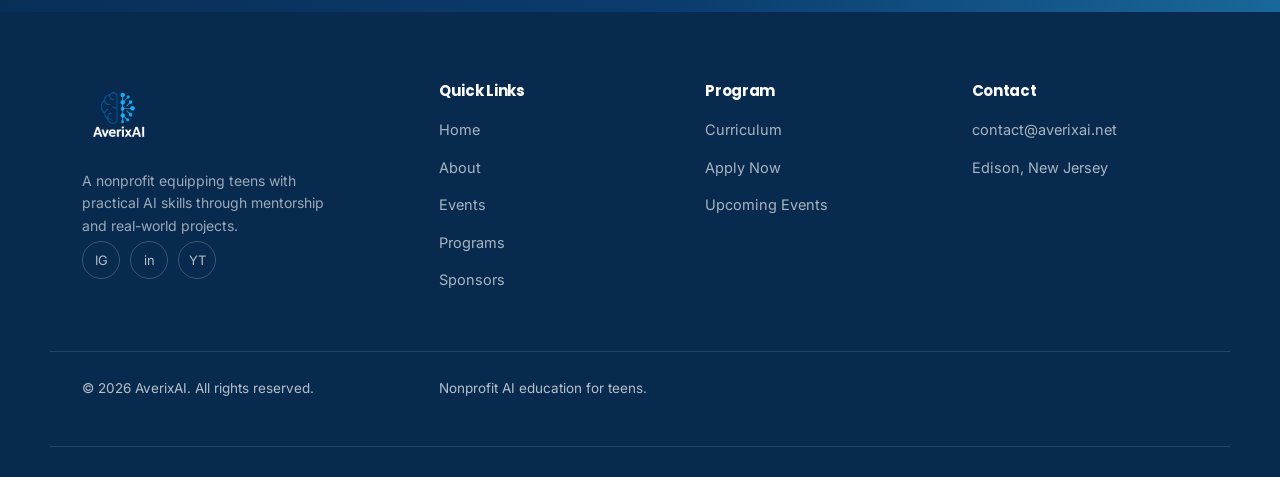
<file: events.html>
<!DOCTYPE html>
<html lang="en">
<head>
<meta charset="UTF-8">
<meta name="viewport" content="width=device-width, initial-scale=1.0">
<title>Events — AverixAI</title>
<meta name="description" content="AverixAI events: workshops, hackathons, and community programs building the next generation of AI innovators.">
<link rel="icon" href="images/logoreal.png">
<link rel="preconnect" href="https://fonts.googleapis.com">
<link rel="preconnect" href="https://fonts.gstatic.com" crossorigin>
<link href="https://fonts.googleapis.com/css2?family=Poppins:wght@600;700;800&family=Inter:wght@400;500;600;700&display=swap" rel="stylesheet">
<link rel="stylesheet" href="style.css">
</head>
<body>

<header class="nav">
  <div class="container">
    <a href="index.html" class="nav-logo"><img src="images/logowhitebackgroundsideways.png" alt="AverixAI logo"></a>
    <nav class="nav-links">
      <a href="index.html">Home</a>
      <a href="about.html">About</a>
      <a href="events.html" class="active">Events</a>
      <a href="programs.html">Programs</a>
      <a href="sponsors.html">Sponsors</a>
      <a href="https://forms.gle/uavLmhPKruvMdF4u8" class="btn btn-primary" target="_blank" rel="noopener">Apply Now</a>
    </nav>
    <button class="nav-toggle" aria-label="Toggle menu"><span></span><span></span><span></span></button>
  </div>
</header>

<section class="page-banner">
  <div class="container">
    <span class="eyebrow" style="justify-content:center">Get Involved</span>
    <h1 class="reveal">Our Events</h1>
    <p class="lead reveal">Building the next generation of AI innovators through workshops, hackathons, and community engagement.</p>
  </div>
</section>

<section class="events-list">
  <div class="container">

    <!-- Past event -->
    <div class="event-card reveal">
      <div class="event-main">
        <span class="event-tag past">Past Event</span>
        <h3>AI Hackathon</h3>
        <div class="event-meta">
          <span>📅 February 7</span>
          <span>👥 200 Participants</span>
        </div>
        <p class="desc">Our flagship AI Hackathon brought together over 200 students for a day of innovation, workshops, and project development.</p>
        <p class="desc">Students learned from industry leaders and AI professionals before building real-world AI solutions in collaborative teams.</p>
      </div>
      <div class="event-side">
        <h4>Important Links</h4>
        <a href="https://hackai-26983.devpost.com/" class="btn btn-secondary" target="_blank" rel="noopener">Devpost</a>
        <a href="https://www.instagram.com/p/DVKLb9xD9IH/?img_index=1" class="btn btn-secondary" target="_blank" rel="noopener">Photo Gallery</a>
        <a href="https://hackai-26983.devpost.com/project-gallery" class="btn btn-secondary" target="_blank" rel="noopener">Results</a>
      </div>
    </div>

    <!-- Upcoming event -->
    <div class="event-card reveal">
      <div class="event-main">
        <span class="event-tag past">Past Event</span>
        <h3>AI Workshop</h3>
        <div class="event-meta">
		  <span>📅 August 4</span>
          <span>📍 South Plainfield Library</span>
        </div>
        <p class="desc">Join us for an interactive AI workshop introducing students to modern artificial intelligence tools, machine learning concepts, and practical demonstrations.</p>
      </div>
      <div class="event-side">
        <h4>Event Details</h4>
        <a href="https://southplainfield.librarycalendar.com/event/averixai-team-28011" class="btn btn-secondary btn-block" target="_blank" rel="noopener">View Event</a>
      </div>
    </div>

  </div>
</section>

<section class="cta-band">
  <div class="container reveal">
    <h2>Don't miss the next one</h2>
    <p>Programs, workshops and hackathons fill up fast — get on the list to hear first.</p>
    <a href="programs.html#apply" class="btn btn-light">Join the Program</a>
  </div>
</section>

<footer class="footer">
  <div class="container">
    <div class="footer-brand">
      <img src="images/logo.png" alt="AverixAI logo">
      <p>A nonprofit equipping teens with practical AI skills through mentorship and real-world projects.</p>
      <div class="social-row">
        <a href="https://www.instagram.com/averix_ai/" aria-label="Instagram" target="_blank" rel="noopener">IG</a>
        <a href="#" aria-label="LinkedIn">in</a>
        <a href="#" aria-label="YouTube">YT</a>
      </div>
    </div>
    <div>
      <h4>Quick Links</h4>
      <ul>
        <li><a href="index.html">Home</a></li>
        <li><a href="about.html">About</a></li>
        <li><a href="events.html">Events</a></li>
        <li><a href="programs.html">Programs</a></li>
	<li><a href="sponsors.html">Sponsors</a></li>
      </ul>
    </div>
    <div>
      <h4>Program</h4>
      <ul>
        <li><a href="programs.html">Curriculum</a></li>
        <li><a href="programs.html#apply">Apply Now</a></li>
        <li><a href="events.html">Upcoming Events</a></li>
      </ul>
    </div>
    <div>
      <h4>Contact</h4>
      <ul>
        <li><a href="mailto:contact@averixai.net">contact@averixai.net</a></li>
        <li><a href="#">Edison, New Jersey</a></li>
      </ul>
    </div>
  </div>
  <div class="container footer-bottom">
    <span>© 2026 AverixAI. All rights reserved.</span>
    <span>Nonprofit AI education for teens.</span>
  </div>
</footer>

<script src="script.js"></script>
</body>
</html>
</file>
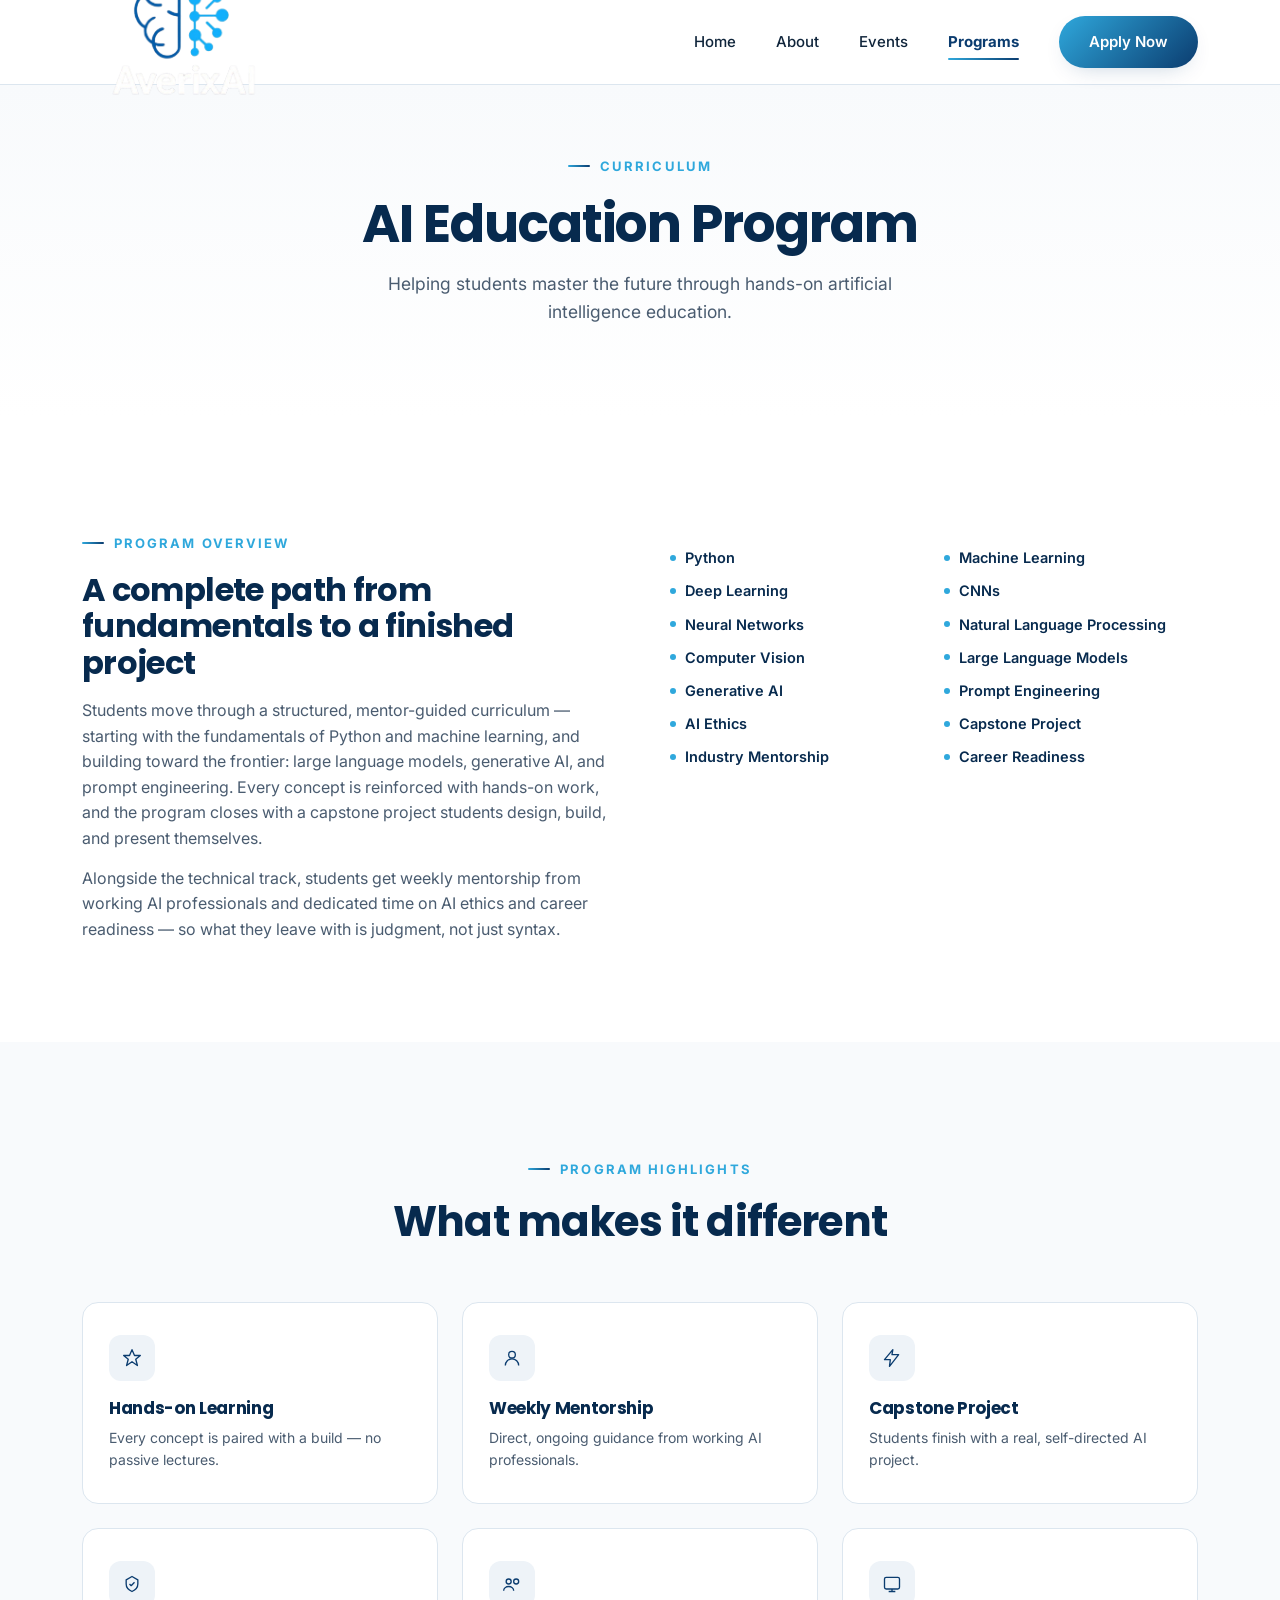
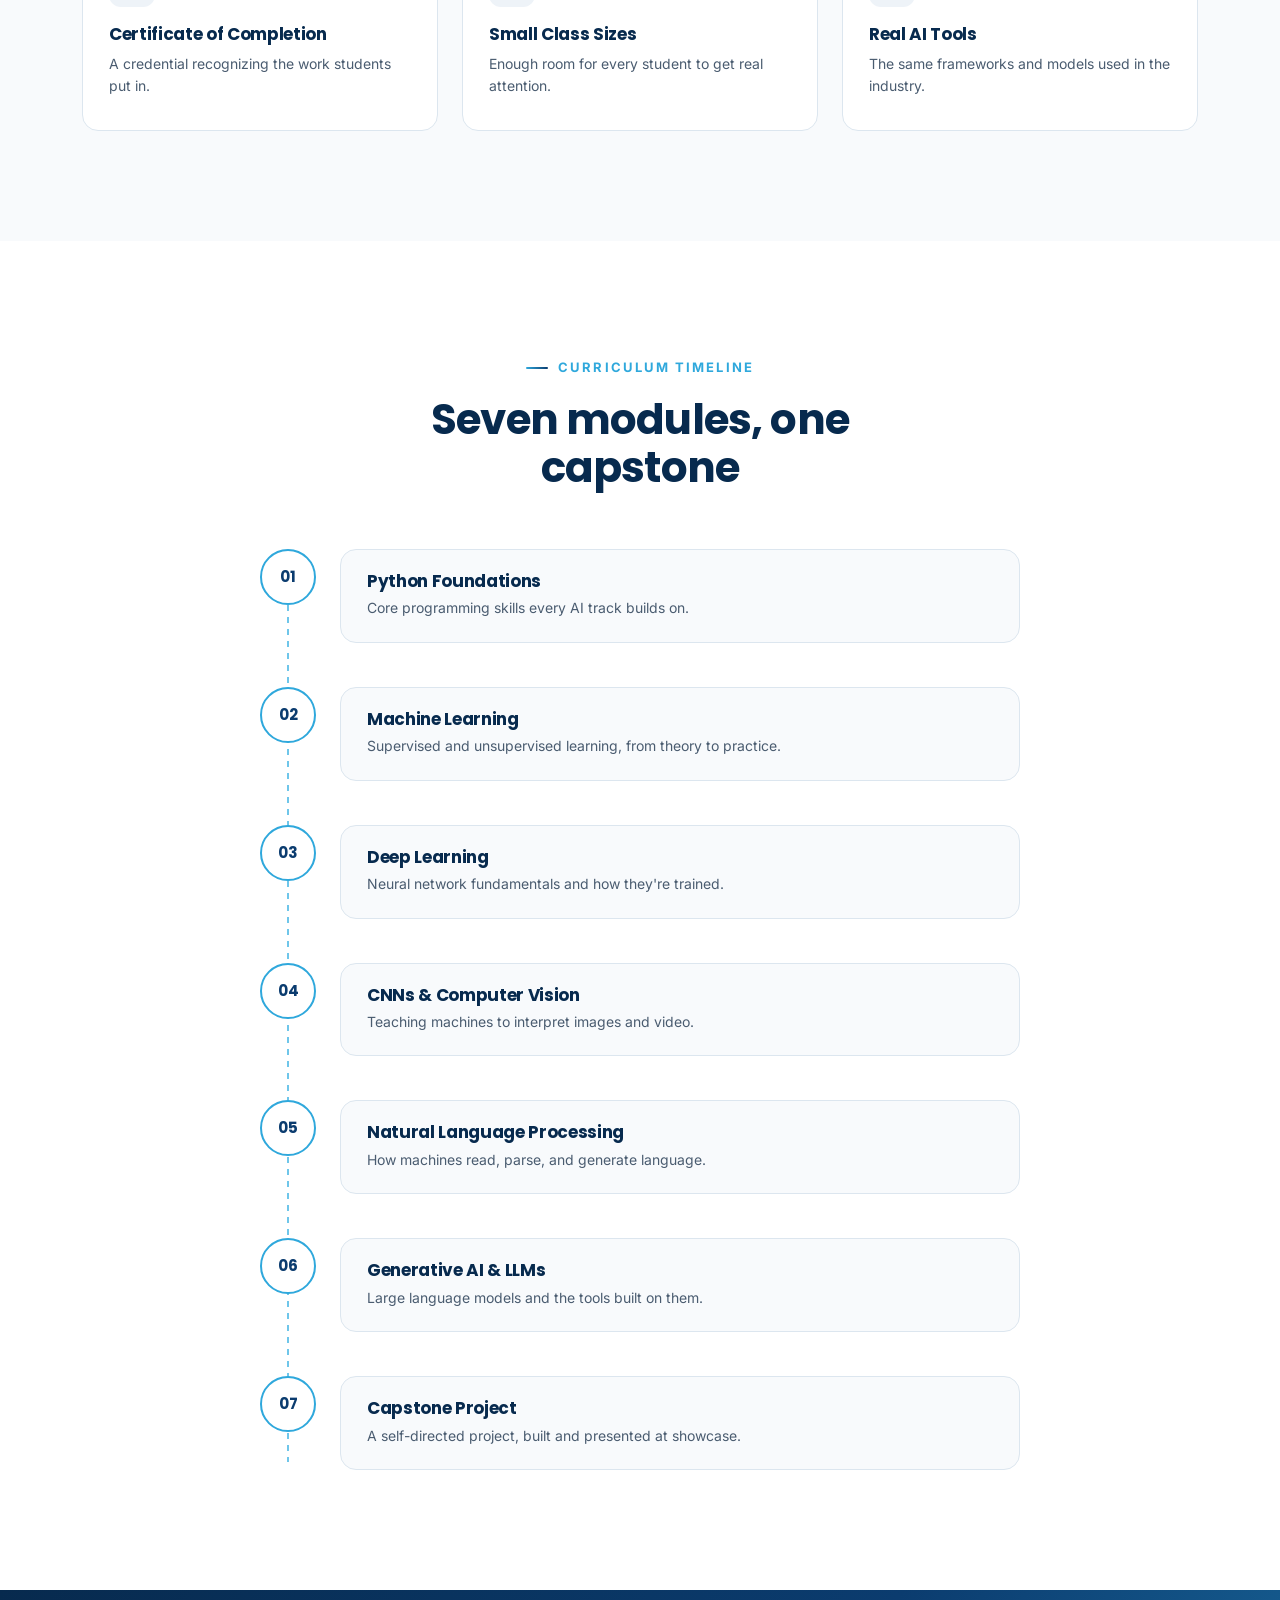
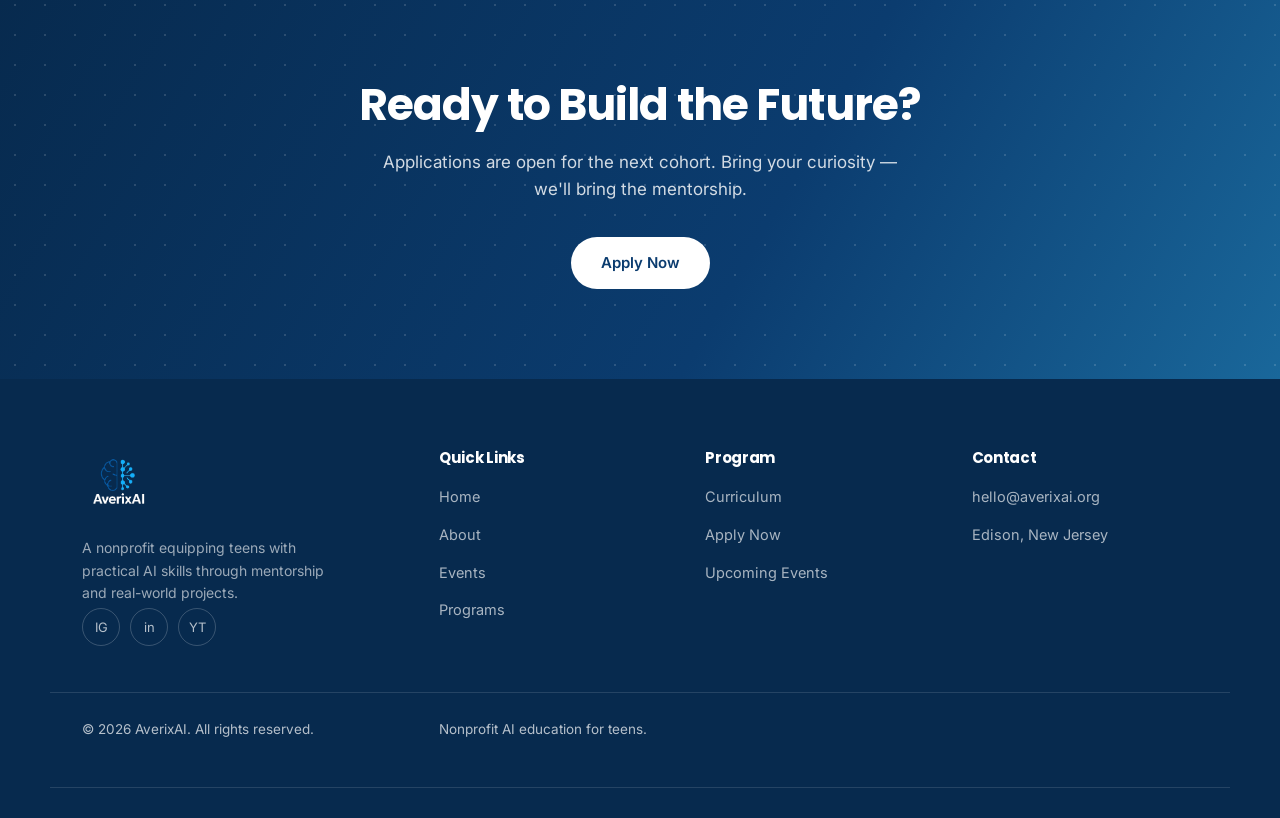
<file: programs (1).html>
<!DOCTYPE html>
<html lang="en">
<head>
<meta charset="UTF-8">
<meta name="viewport" content="width=device-width, initial-scale=1.0">
<title>Programs — AverixAI</title>
<meta name="description" content="AverixAI's AI Education Program: a mentor-led curriculum covering Python, machine learning, deep learning, NLP, computer vision, LLMs, and a real capstone project.">
<link rel="icon" href="images/logo.png">
<link rel="preconnect" href="https://fonts.googleapis.com">
<link rel="preconnect" href="https://fonts.gstatic.com" crossorigin>
<link href="https://fonts.googleapis.com/css2?family=Poppins:wght@600;700;800&family=Inter:wght@400;500;600;700&display=swap" rel="stylesheet">
<link rel="stylesheet" href="style.css">
</head>
<body>

<header class="nav">
  <div class="container">
    <a href="index.html" class="nav-logo"><img src="images/logo.png" alt="AverixAI logo"></a>
    <nav class="nav-links">
      <a href="index.html">Home</a>
      <a href="about.html">About</a>
      <a href="events.html">Events</a>
      <a href="programs.html" class="active">Programs</a>
      <a href="#apply" class="btn btn-primary">Apply Now</a>
    </nav>
    <button class="nav-toggle" aria-label="Toggle menu"><span></span><span></span><span></span></button>
  </div>
</header>

<section class="page-banner">
  <div class="container">
    <span class="eyebrow" style="justify-content:center">Curriculum</span>
    <h1 class="reveal">AI Education Program</h1>
    <p class="lead reveal">Helping students master the future through hands-on artificial intelligence education.</p>
  </div>
</section>

<!-- ===== Overview ===== -->
<section class="program-overview">
  <div class="container program-overview-inner">
    <div class="overview-grid">
      <div class="reveal">
        <span class="eyebrow">Program Overview</span>
        <h2 style="font-size:32px; margin-bottom:16px;">A complete path from fundamentals to a finished project</h2>
        <p style="font-size:16px;">Students move through a structured, mentor-guided curriculum — starting with the fundamentals of Python and machine learning, and building toward the frontier: large language models, generative AI, and prompt engineering. Every concept is reinforced with hands-on work, and the program closes with a capstone project students design, build, and present themselves.</p>
        <p style="font-size:16px; margin-top:14px;">Alongside the technical track, students get weekly mentorship from working AI professionals and dedicated time on AI ethics and career readiness — so what they leave with is judgment, not just syntax.</p>
      </div>
      <div class="reveal">
        <ul class="overview-list">
          <li>Python</li>
          <li>Machine Learning</li>
          <li>Deep Learning</li>
          <li>CNNs</li>
          <li>Neural Networks</li>
          <li>Natural Language Processing</li>
          <li>Computer Vision</li>
          <li>Large Language Models</li>
          <li>Generative AI</li>
          <li>Prompt Engineering</li>
          <li>AI Ethics</li>
          <li>Capstone Project</li>
          <li>Industry Mentorship</li>
          <li>Career Readiness</li>
        </ul>
      </div>
    </div>
  </div>
</section>

<!-- ===== Highlights ===== -->
<section class="highlights">
  <div class="container highlights-inner">
    <div class="section-head center reveal">
      <span class="eyebrow" style="justify-content:center">Program Highlights</span>
      <h2>What makes it different</h2>
    </div>
    <div class="highlights-grid reveal-stagger">
      <div class="highlight-card">
        <div class="value-icon"><svg width="20" height="20" viewBox="0 0 24 24" fill="none"><path d="M12 2l3 7h7l-5.5 4.5L18.5 21 12 16.5 5.5 21 7.5 13.5 2 9h7l3-7z" stroke="#0B3C6F" stroke-width="1.6" stroke-linejoin="round"/></svg></div>
        <h3>Hands-on Learning</h3>
        <p>Every concept is paired with a build — no passive lectures.</p>
      </div>
      <div class="highlight-card">
        <div class="value-icon"><svg width="20" height="20" viewBox="0 0 24 24" fill="none"><circle cx="12" cy="8" r="4" stroke="#0B3C6F" stroke-width="1.6"/><path d="M4 21c0-4.4 3.6-8 8-8s8 3.6 8 8" stroke="#0B3C6F" stroke-width="1.6"/></svg></div>
        <h3>Weekly Mentorship</h3>
        <p>Direct, ongoing guidance from working AI professionals.</p>
      </div>
      <div class="highlight-card">
        <div class="value-icon"><svg width="20" height="20" viewBox="0 0 24 24" fill="none"><path d="M13 2L3 14h7l-1 8 11-14h-8l1-6z" stroke="#0B3C6F" stroke-width="1.6" stroke-linejoin="round"/></svg></div>
        <h3>Capstone Project</h3>
        <p>Students finish with a real, self-directed AI project.</p>
      </div>
      <div class="highlight-card">
        <div class="value-icon"><svg width="20" height="20" viewBox="0 0 24 24" fill="none"><path d="M9 12l2 2 4-4M12 3l7 4v5c0 5-3.5 7.5-7 9-3.5-1.5-7-4-7-9V7l7-4z" stroke="#0B3C6F" stroke-width="1.6" stroke-linejoin="round"/></svg></div>
        <h3>Certificate of Completion</h3>
        <p>A credential recognizing the work students put in.</p>
      </div>
      <div class="highlight-card">
        <div class="value-icon"><svg width="20" height="20" viewBox="0 0 24 24" fill="none"><circle cx="8" cy="9" r="3" stroke="#0B3C6F" stroke-width="1.6"/><circle cx="17" cy="9" r="3" stroke="#0B3C6F" stroke-width="1.6"/><path d="M2 20c0-3 2.7-5 6-5s6 2 6 5" stroke="#0B3C6F" stroke-width="1.6"/></svg></div>
        <h3>Small Class Sizes</h3>
        <p>Enough room for every student to get real attention.</p>
      </div>
      <div class="highlight-card">
        <div class="value-icon"><svg width="20" height="20" viewBox="0 0 24 24" fill="none"><rect x="3" y="4" width="18" height="14" rx="2" stroke="#0B3C6F" stroke-width="1.6"/><path d="M8 21h8M12 18v3" stroke="#0B3C6F" stroke-width="1.6"/></svg></div>
        <h3>Real AI Tools</h3>
        <p>The same frameworks and models used in the industry.</p>
      </div>
    </div>
  </div>
</section>

<!-- ===== Timeline ===== -->
<section class="timeline-section">
  <div class="container timeline-inner">
    <div class="section-head center reveal">
      <span class="eyebrow" style="justify-content:center">Curriculum Timeline</span>
      <h2>Seven modules, one capstone</h2>
    </div>
    <div class="timeline reveal">
      <div class="timeline-item">
        <div class="timeline-node">01</div>
        <div class="timeline-body">
          <h4>Python Foundations</h4>
          <p>Core programming skills every AI track builds on.</p>
        </div>
      </div>
      <div class="timeline-item">
        <div class="timeline-node">02</div>
        <div class="timeline-body">
          <h4>Machine Learning</h4>
          <p>Supervised and unsupervised learning, from theory to practice.</p>
        </div>
      </div>
      <div class="timeline-item">
        <div class="timeline-node">03</div>
        <div class="timeline-body">
          <h4>Deep Learning</h4>
          <p>Neural network fundamentals and how they're trained.</p>
        </div>
      </div>
      <div class="timeline-item">
        <div class="timeline-node">04</div>
        <div class="timeline-body">
          <h4>CNNs & Computer Vision</h4>
          <p>Teaching machines to interpret images and video.</p>
        </div>
      </div>
      <div class="timeline-item">
        <div class="timeline-node">05</div>
        <div class="timeline-body">
          <h4>Natural Language Processing</h4>
          <p>How machines read, parse, and generate language.</p>
        </div>
      </div>
      <div class="timeline-item">
        <div class="timeline-node">06</div>
        <div class="timeline-body">
          <h4>Generative AI & LLMs</h4>
          <p>Large language models and the tools built on them.</p>
        </div>
      </div>
      <div class="timeline-item">
        <div class="timeline-node">07</div>
        <div class="timeline-body">
          <h4>Capstone Project</h4>
          <p>A self-directed project, built and presented at showcase.</p>
        </div>
      </div>
    </div>
  </div>
</section>

<!-- ===== Apply CTA ===== -->
<section class="cta-band" id="apply">
  <div class="container reveal">
    <h2>Ready to Build the Future?</h2>
    <p>Applications are open for the next cohort. Bring your curiosity — we'll bring the mentorship.</p>
    <a href="mailto:hello@averixai.org?subject=AverixAI%20Program%20Application" class="btn btn-light">Apply Now</a>
  </div>
</section>

<footer class="footer">
  <div class="container">
    <div class="footer-brand">
      <img src="images/logo.png" alt="AverixAI logo">
      <p>A nonprofit equipping teens with practical AI skills through mentorship and real-world projects.</p>
      <div class="social-row">
        <a href="#" aria-label="Instagram">IG</a>
        <a href="#" aria-label="LinkedIn">in</a>
        <a href="#" aria-label="YouTube">YT</a>
      </div>
    </div>
    <div>
      <h4>Quick Links</h4>
      <ul>
        <li><a href="index.html">Home</a></li>
        <li><a href="about.html">About</a></li>
        <li><a href="events.html">Events</a></li>
        <li><a href="programs.html">Programs</a></li>
      </ul>
    </div>
    <div>
      <h4>Program</h4>
      <ul>
        <li><a href="programs.html">Curriculum</a></li>
        <li><a href="#apply">Apply Now</a></li>
        <li><a href="events.html">Upcoming Events</a></li>
      </ul>
    </div>
    <div>
      <h4>Contact</h4>
      <ul>
        <li><a href="mailto:hello@averixai.org">hello@averixai.org</a></li>
        <li><a href="#">Edison, New Jersey</a></li>
      </ul>
    </div>
  </div>
  <div class="container footer-bottom">
    <span>© 2026 AverixAI. All rights reserved.</span>
    <span>Nonprofit AI education for teens.</span>
  </div>
</footer>

<script src="script.js"></script>
</body>
</html>
</file>
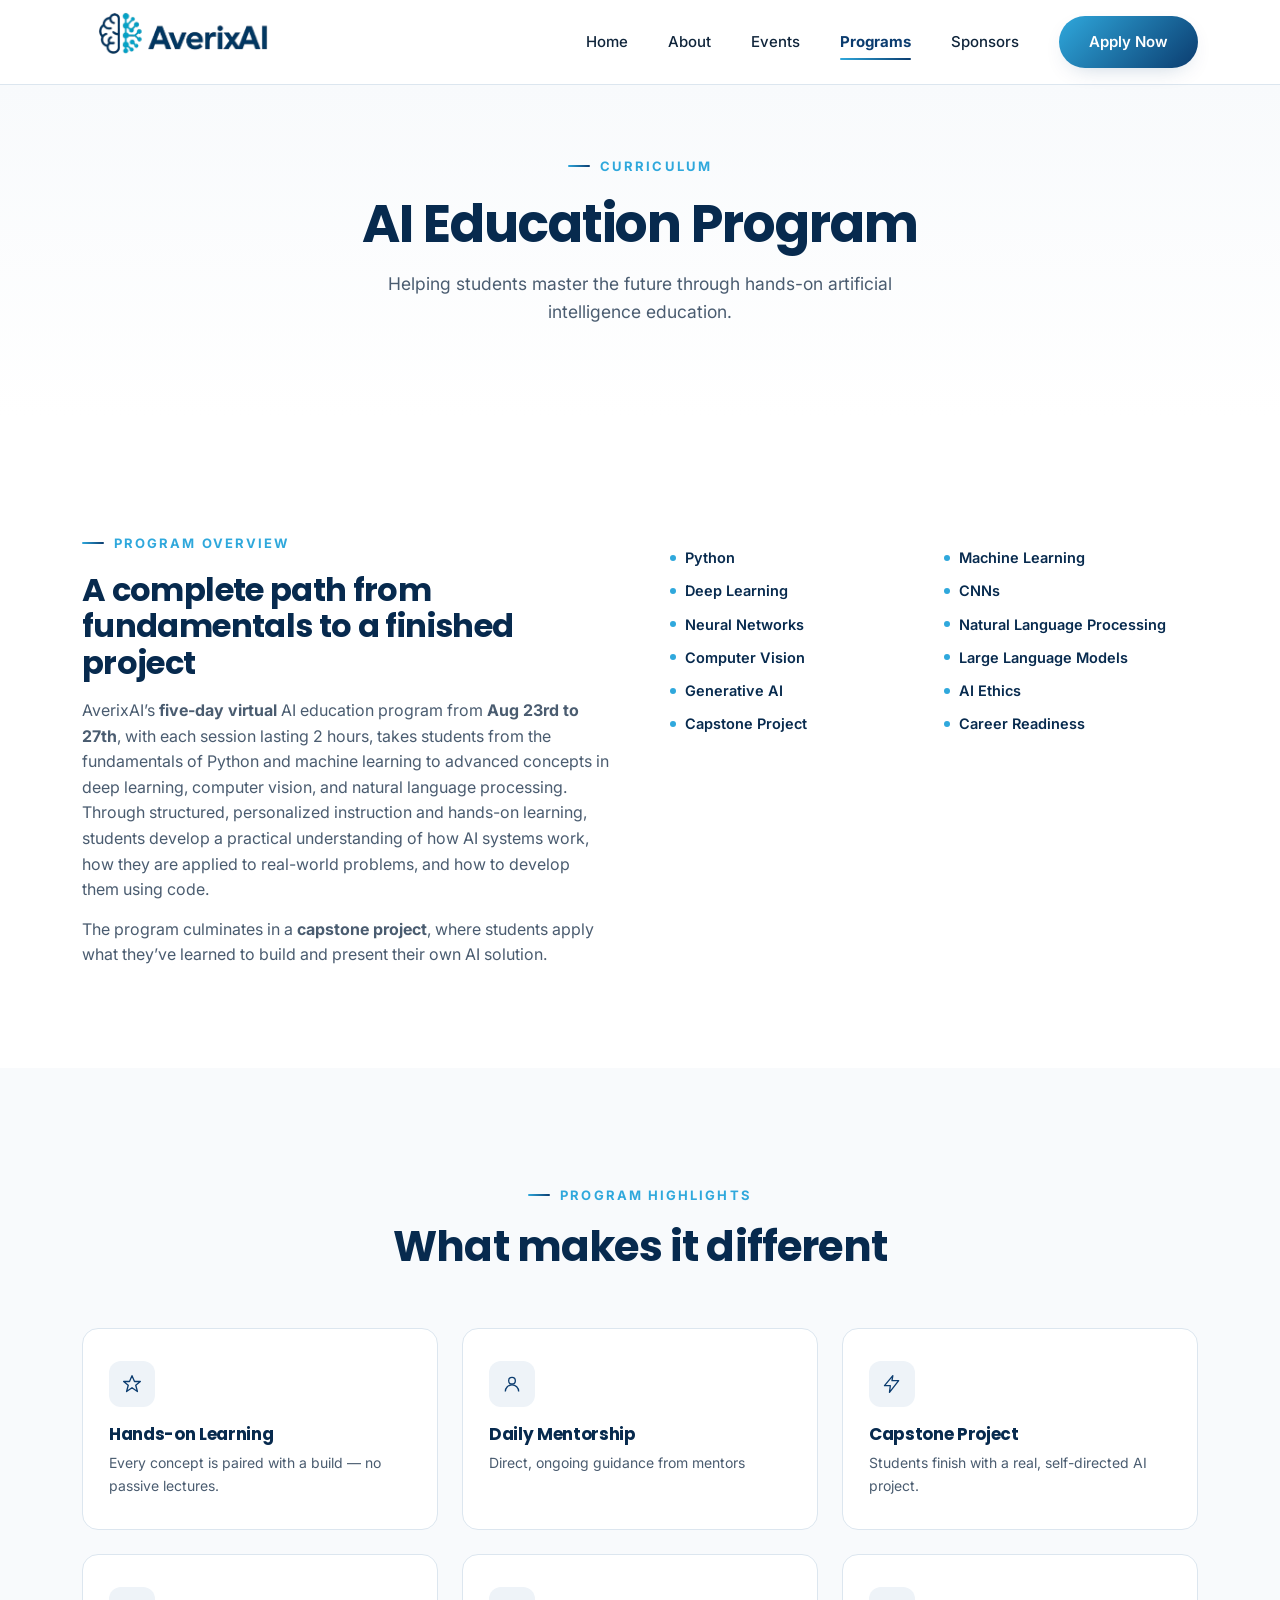
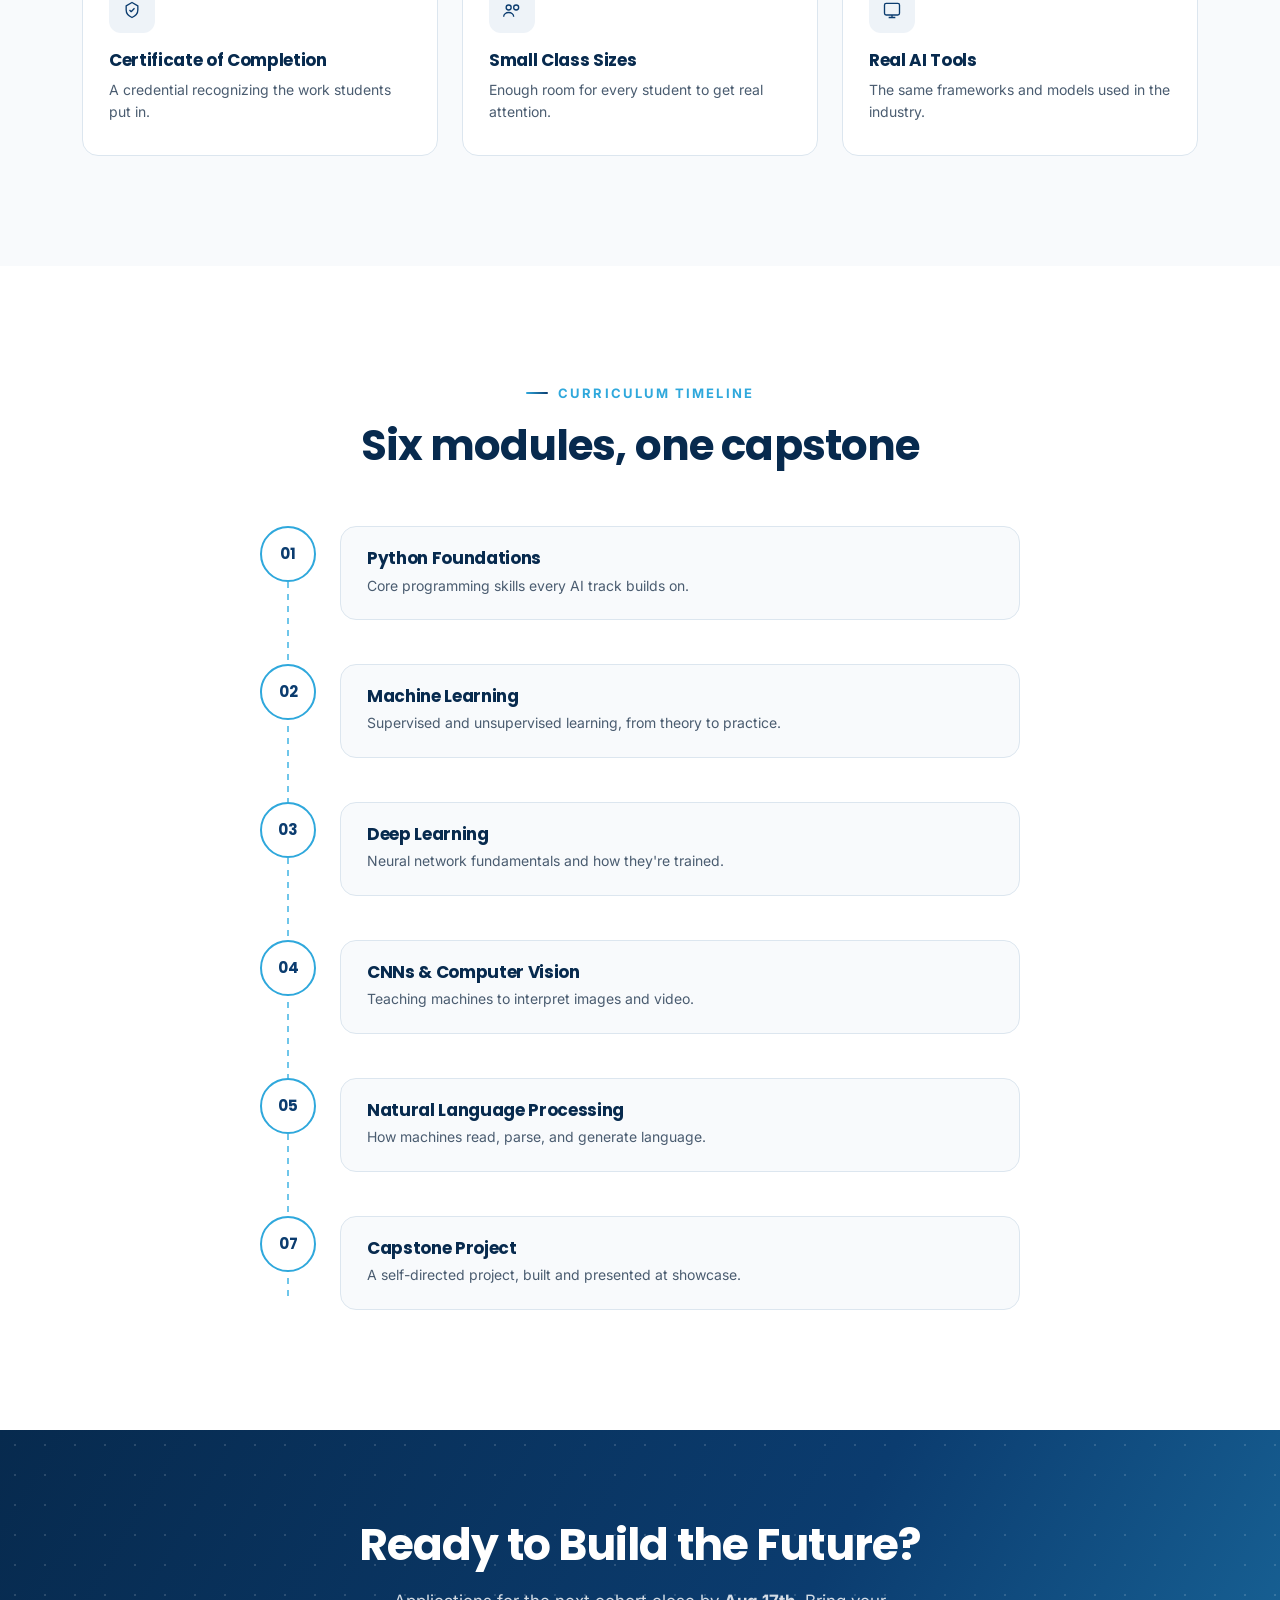
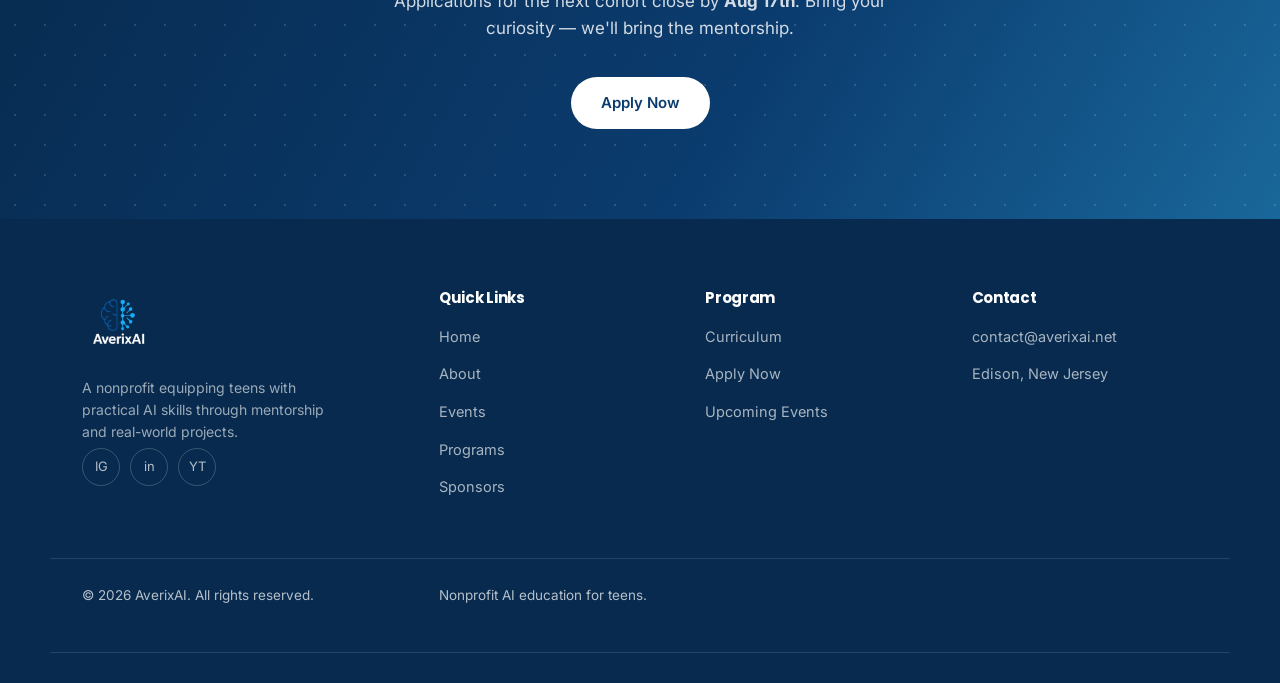
<file: programs.html>
<!DOCTYPE html>
<html lang="en">
<head>
<meta charset="UTF-8">
<meta name="viewport" content="width=device-width, initial-scale=1.0">
<title>Programs — AverixAI</title>
<meta name="description" content="AverixAI's AI Education Program: a mentor-led curriculum covering Python, machine learning, deep learning, NLP, computer vision, LLMs, and a real capstone project.">
<link rel="icon" href="images/logoreal.png">
<link rel="preconnect" href="https://fonts.googleapis.com">
<link rel="preconnect" href="https://fonts.gstatic.com" crossorigin>
<link href="https://fonts.googleapis.com/css2?family=Poppins:wght@600;700;800&family=Inter:wght@400;500;600;700&display=swap" rel="stylesheet">
<link rel="stylesheet" href="style.css">
</head>
<body>

<header class="nav">
  <div class="container">
    <a href="index.html" class="nav-logo"><img src="images/logowhitebackgroundsideways.png" alt="AverixAI logo"></a>
    <nav class="nav-links">
      <a href="index.html">Home</a>
      <a href="about.html">About</a>
      <a href="events.html">Events</a>
      <a href="programs.html" class="active">Programs</a>
      <a href="sponsors.html">Sponsors</a>
      <a href="https://forms.gle/p68DZSDQTWqLWhsA9" target="_blank" rel="noopener" class="btn btn-primary">Apply Now</a>
    </nav>
    <button class="nav-toggle" aria-label="Toggle menu"><span></span><span></span><span></span></button>
  </div>
</header>

<section class="page-banner">
  <div class="container">
    <span class="eyebrow" style="justify-content:center">Curriculum</span>
    <h1 class="reveal">AI Education Program</h1>
    <p class="lead reveal">Helping students master the future through hands-on artificial intelligence education.</p>
  </div>
</section>

<!-- ===== Overview ===== -->
<section class="program-overview">
  <div class="container program-overview-inner">
    <div class="overview-grid">
      <div class="reveal">
        <span class="eyebrow">Program Overview</span>
        <h2 style="font-size:32px; margin-bottom:16px;">A complete path from fundamentals to a finished project</h2>
        <p style="font-size:16px;">AverixAI’s <b>five-day virtual</b> AI education program from <b>Aug 23rd to 27th</b>, with each session lasting 2 hours, takes students from the fundamentals of Python and machine learning to advanced concepts in deep learning, computer vision, and natural language processing. Through structured, personalized instruction and hands-on learning, students develop a practical understanding of how AI systems work, how they are applied to real-world problems, and how to develop them using code.</p>
        <p style="font-size:16px; margin-top:14px;">The program culminates in a <b>capstone project</b>, where students apply what they’ve learned to build and present their own AI solution.</p>
      </div>
      <div class="reveal">
        <ul class="overview-list">
          <li>Python</li>
          <li>Machine Learning</li>
          <li>Deep Learning</li>
          <li>CNNs</li>
          <li>Neural Networks</li>
          <li>Natural Language Processing</li>
          <li>Computer Vision</li>
          <li>Large Language Models</li>
          <li>Generative AI</li>
          <li>AI Ethics</li>
          <li>Capstone Project</li>
          <li>Career Readiness</li>
        </ul>
      </div>
    </div>
  </div>
</section>

<!-- ===== Highlights ===== -->
<section class="highlights">
  <div class="container highlights-inner">
    <div class="section-head center reveal">
      <span class="eyebrow" style="justify-content:center">Program Highlights</span>
      <h2>What makes it different</h2>
    </div>
    <div class="highlights-grid reveal-stagger">
      <div class="highlight-card">
        <div class="value-icon"><svg width="20" height="20" viewBox="0 0 24 24" fill="none"><path d="M12 2l3 7h7l-5.5 4.5L18.5 21 12 16.5 5.5 21 7.5 13.5 2 9h7l3-7z" stroke="#0B3C6F" stroke-width="1.6" stroke-linejoin="round"/></svg></div>
        <h3>Hands-on Learning</h3>
        <p>Every concept is paired with a build — no passive lectures.</p>
      </div>
      <div class="highlight-card">
        <div class="value-icon"><svg width="20" height="20" viewBox="0 0 24 24" fill="none"><circle cx="12" cy="8" r="4" stroke="#0B3C6F" stroke-width="1.6"/><path d="M4 21c0-4.4 3.6-8 8-8s8 3.6 8 8" stroke="#0B3C6F" stroke-width="1.6"/></svg></div>
        <h3>Daily Mentorship</h3>
        <p>Direct, ongoing guidance from mentors</p>
      </div>
      <div class="highlight-card">
        <div class="value-icon"><svg width="20" height="20" viewBox="0 0 24 24" fill="none"><path d="M13 2L3 14h7l-1 8 11-14h-8l1-6z" stroke="#0B3C6F" stroke-width="1.6" stroke-linejoin="round"/></svg></div>
        <h3>Capstone Project</h3>
        <p>Students finish with a real, self-directed AI project.</p>
      </div>
      <div class="highlight-card">
        <div class="value-icon"><svg width="20" height="20" viewBox="0 0 24 24" fill="none"><path d="M9 12l2 2 4-4M12 3l7 4v5c0 5-3.5 7.5-7 9-3.5-1.5-7-4-7-9V7l7-4z" stroke="#0B3C6F" stroke-width="1.6" stroke-linejoin="round"/></svg></div>
        <h3>Certificate of Completion</h3>
        <p>A credential recognizing the work students put in.</p>
      </div>
      <div class="highlight-card">
        <div class="value-icon"><svg width="20" height="20" viewBox="0 0 24 24" fill="none"><circle cx="8" cy="9" r="3" stroke="#0B3C6F" stroke-width="1.6"/><circle cx="17" cy="9" r="3" stroke="#0B3C6F" stroke-width="1.6"/><path d="M2 20c0-3 2.7-5 6-5s6 2 6 5" stroke="#0B3C6F" stroke-width="1.6"/></svg></div>
        <h3>Small Class Sizes</h3>
        <p>Enough room for every student to get real attention.</p>
      </div>
      <div class="highlight-card">
        <div class="value-icon"><svg width="20" height="20" viewBox="0 0 24 24" fill="none"><rect x="3" y="4" width="18" height="14" rx="2" stroke="#0B3C6F" stroke-width="1.6"/><path d="M8 21h8M12 18v3" stroke="#0B3C6F" stroke-width="1.6"/></svg></div>
        <h3>Real AI Tools</h3>
        <p>The same frameworks and models used in the industry.</p>
      </div>
    </div>
  </div>
</section>

<!-- ===== Timeline ===== -->
<section class="timeline-section">
  <div class="container timeline-inner">
    <div class="section-head center reveal">
      <span class="eyebrow" style="justify-content:center">Curriculum Timeline</span>
      <h2>Six modules, one capstone</h2>
    </div>
    <div class="timeline reveal">
      <div class="timeline-item">
        <div class="timeline-node">01</div>
        <div class="timeline-body">
          <h4>Python Foundations</h4>
          <p>Core programming skills every AI track builds on.</p>
        </div>
      </div>
      <div class="timeline-item">
        <div class="timeline-node">02</div>
        <div class="timeline-body">
          <h4>Machine Learning</h4>
          <p>Supervised and unsupervised learning, from theory to practice.</p>
        </div>
      </div>
      <div class="timeline-item">
        <div class="timeline-node">03</div>
        <div class="timeline-body">
          <h4>Deep Learning</h4>
          <p>Neural network fundamentals and how they're trained.</p>
        </div>
      </div>
      <div class="timeline-item">
        <div class="timeline-node">04</div>
        <div class="timeline-body">
          <h4>CNNs & Computer Vision</h4>
          <p>Teaching machines to interpret images and video.</p>
        </div>
      </div>
      <div class="timeline-item">
        <div class="timeline-node">05</div>
        <div class="timeline-body">
          <h4>Natural Language Processing</h4>
          <p>How machines read, parse, and generate language.</p>
        </div>
      </div>
      <div class="timeline-item">
        <div class="timeline-node">07</div>
        <div class="timeline-body">
          <h4>Capstone Project</h4>
          <p>A self-directed project, built and presented at showcase.</p>
        </div>
      </div>
    </div>
  </div>
</section>

<!-- ===== Apply CTA ===== -->
<section class="cta-band" id="apply">
  <div class="container reveal">
    <h2>Ready to Build the Future?</h2>
    <p>Applications for the next cohort close by <b>Aug 17th</b>. Bring your curiosity — we'll bring the mentorship.</p>
    <a href="https://forms.gle/p68DZSDQTWqLWhsA9" target="_blank" rel="noopener" class="btn btn-light">Apply Now</a>
  </div>
</section>

<footer class="footer">
  <div class="container">
    <div class="footer-brand">
      <img src="images/logo.png" alt="AverixAI logo">
      <p>A nonprofit equipping teens with practical AI skills through mentorship and real-world projects.</p>
      <div class="social-row">
        <a href="https://www.instagram.com/averix_ai/" aria-label="Instagram" target="_blank" rel="noopener">IG</a>
        <a href="#" aria-label="LinkedIn">in</a>
        <a href="#" aria-label="YouTube">YT</a>
      </div>
    </div>
    <div>
      <h4>Quick Links</h4>
      <ul>
        <li><a href="index.html">Home</a></li>
        <li><a href="about.html">About</a></li>
        <li><a href="events.html">Events</a></li>
        <li><a href="programs.html">Programs</a></li>
	<li><a href="sponsors.html">Sponsors</a></li>
      </ul>
    </div>
    <div>
      <h4>Program</h4>
      <ul>
        <li><a href="programs.html">Curriculum</a></li>
        <li><a href="#apply">Apply Now</a></li>
        <li><a href="events.html">Upcoming Events</a></li>
      </ul>
    </div>
    <div>
      <h4>Contact</h4>
      <ul>
        <li><a href="mailto:contact@averixai.net">contact@averixai.net</a></li>
        <li><a href="#">Edison, New Jersey</a></li>
      </ul>
    </div>
  </div>
  <div class="container footer-bottom">
    <span>© 2026 AverixAI. All rights reserved.</span>
    <span>Nonprofit AI education for teens.</span>
  </div>
</footer>

<script src="script.js"></script>
</body>
</html>
</file>
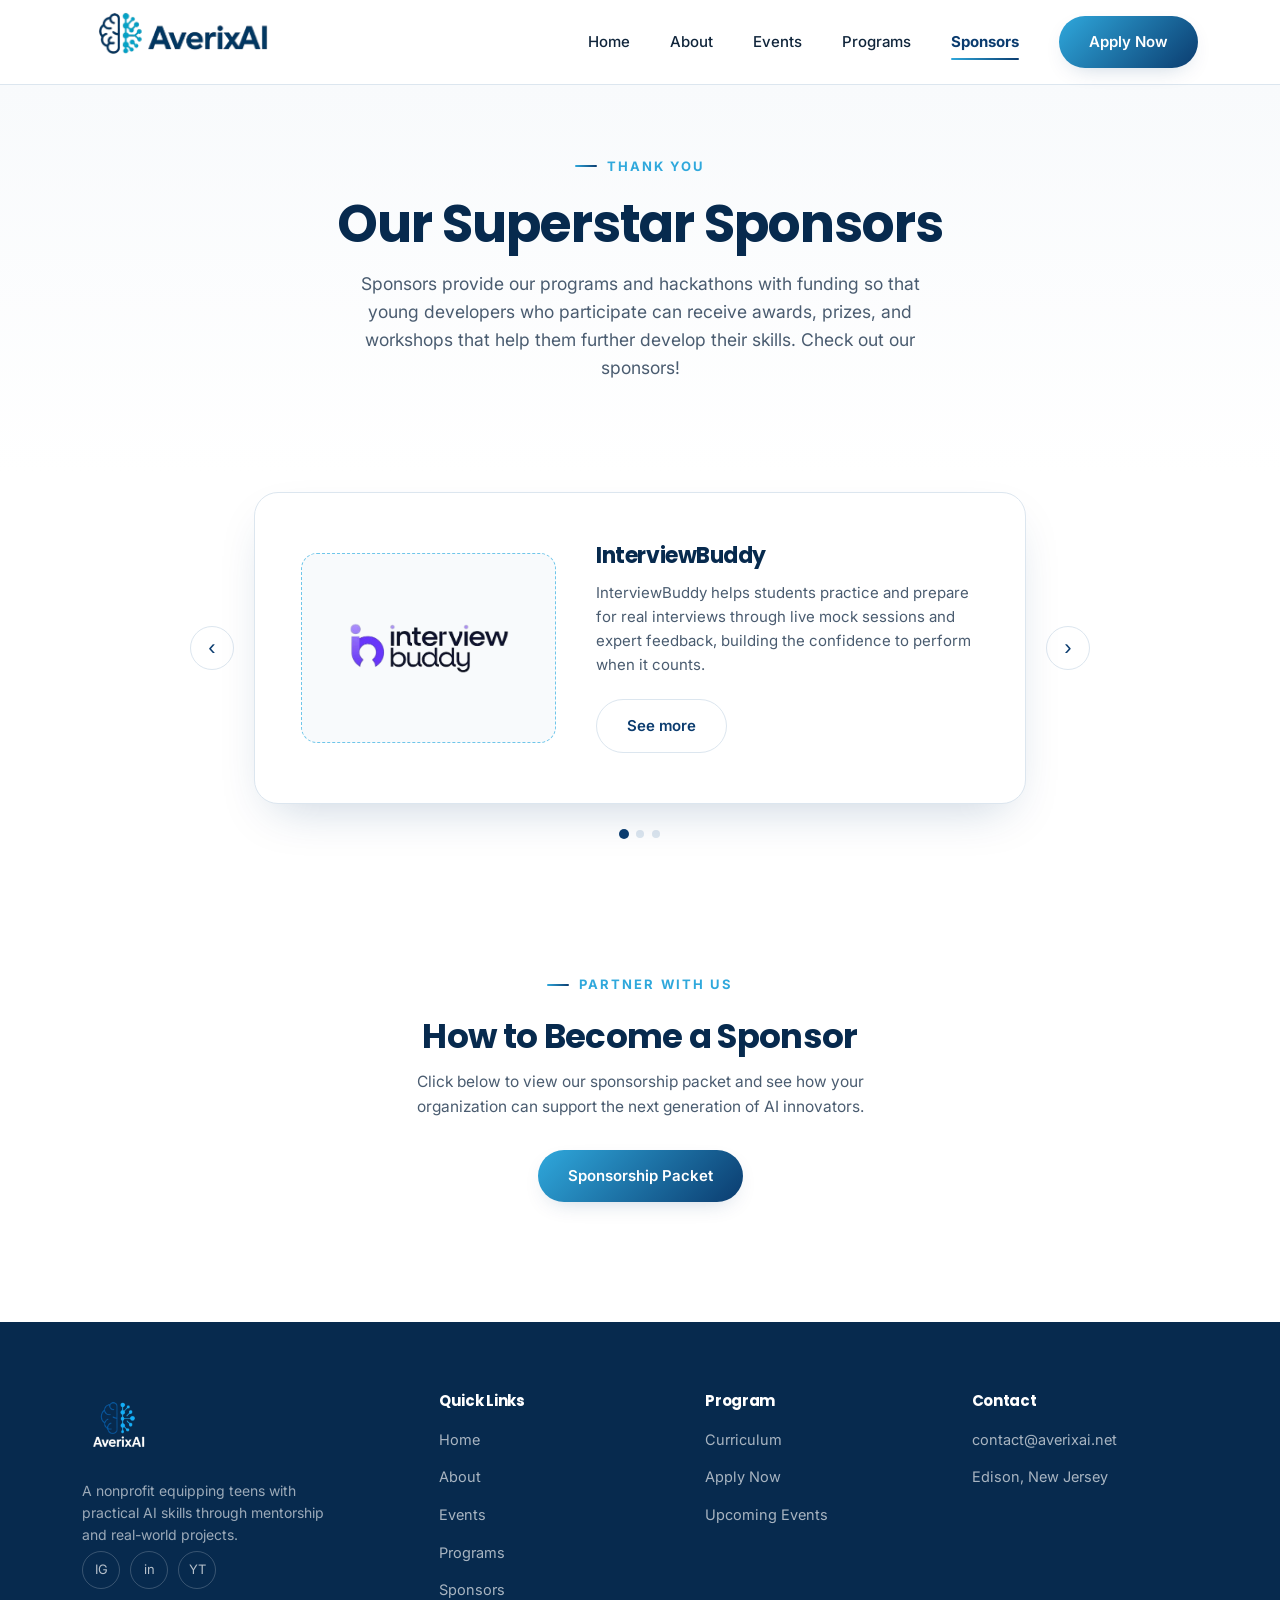
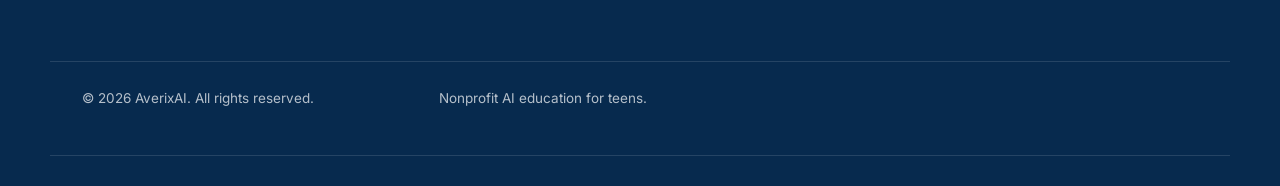
<file: sponsors.html>
<!DOCTYPE html>
<html lang="en">
<head>
<meta charset="UTF-8">
<meta name="viewport" content="width=device-width, initial-scale=1.0">
<title>Sponsors — AverixAI</title>
<meta name="description" content="Meet the sponsors who make AverixAI's hackathons and programs possible, and learn how to become a sponsor.">
<link rel="icon" href="images/logoreal.png">
<link rel="preconnect" href="https://fonts.googleapis.com">
<link rel="preconnect" href="https://fonts.gstatic.com" crossorigin>
<link href="https://fonts.googleapis.com/css2?family=Poppins:wght@600;700;800&family=Inter:wght@400;500;600;700&display=swap" rel="stylesheet">
<link rel="stylesheet" href="style.css">
</head>
<body>

<header class="nav">
  <div class="container">
    <a href="index.html" class="nav-logo"><img src="images/logowhitebackgroundsideways.png" alt="AverixAI logo" width="300" height="450"></a>
    <nav class="nav-links">
      <a href="index.html">Home</a>
      <a href="about.html">About</a>
      <a href="events.html">Events</a>
      <a href="programs.html">Programs</a>
      <a href="sponsors.html" class="active">Sponsors</a>
      <a href="https://forms.gle/p68DZSDQTWqLWhsA9" target="_blank" rel="noopener" class="btn btn-primary">Apply Now</a>
    </nav>
    <button class="nav-toggle" aria-label="Toggle menu"><span></span><span></span><span></span></button>
  </div>
</header>

<section class="page-banner">
  <div class="container">
    <span class="eyebrow" style="justify-content:center">Thank You</span>
    <h1 class="reveal">Our Superstar Sponsors</h1>
    <p class="lead reveal">Sponsors provide our programs and hackathons with funding so that young developers who participate can receive awards, prizes, and workshops that help them further develop their skills. Check out our sponsors!</p>
  </div>
</section>

<!-- ===== Sponsor Carousel ===== -->
<section class="sponsors-section">
  <div class="container">
    <div class="sponsor-stage reveal">
      <button class="carousel-arrow prev" id="sponsorPrev" aria-label="Previous sponsor">&#8249;</button>

      <div class="sponsor-track" id="sponsorTrack">

        <div class="sponsor-card active">
          <img src="images/sponsor-interviewbuddy.png" alt="InterviewBuddy logo" class="sponsor-logo" height="200" width="300">
          <div class="sponsor-info">
            <h3>InterviewBuddy</h3>
            <p>InterviewBuddy helps students practice and prepare for real interviews through live mock sessions and expert feedback, building the confidence to perform when it counts.</p>
            <a href="https://interviewbuddy.net/" class="btn btn-secondary" target="_blank" rel="noopener">See more</a>
          </div>
        </div>

        <div class="sponsor-card">
          <img src="images/sponsor-.xyz.png" alt=".xyz logo" class="sponsor-logo">
          <div class="sponsor-info">
            <h3>.xyz</h3>
            <p>.xyz supports the next generation of builders and creators, giving young innovators the tools and platform to bring their ideas online.</p>
            <a href="https://gen.xyz/" class="btn btn-secondary" target="_blank" rel="noopener">See more</a>
          </div>
        </div>

        <div class="sponsor-card">
          <img src="images/sponsor-cookSAT.png" alt="cookSAT logo" class="sponsor-logo">
          <div class="sponsor-info">
            <h3>cookSAT</h3>
            <p>cookSAT helps students prepare for the SAT with structured practice and personalized guidance, supporting the same college-readiness journey our students are on.</p>
            <a href="https://cooksat.com/" class="btn btn-secondary" target="_blank" rel="noopener">See more</a>
          </div>
        </div>

      </div>

      <button class="carousel-arrow next" id="sponsorNext" aria-label="Next sponsor">&#8250;</button>
    </div>

    <div class="carousel-dots" id="sponsorDots"></div>
  </div>
</section>

<!-- ===== Become a Sponsor ===== -->
<section class="become-sponsor">
  <div class="container reveal">
    <span class="eyebrow" style="justify-content:center">Partner With Us</span>
    <h2>How to Become a Sponsor</h2>
    <p>Click below to view our sponsorship packet and see how your organization can support the next generation of AI innovators.</p>
    <a href="images/AverixAI-Sponsorship-Packet.pdf" class="btn btn-primary" target="_blank" rel="noopener">Sponsorship Packet</a>
  </div>
</section>

<footer class="footer">
  <div class="container">
    <div class="footer-brand">
      <img src="images/logo.png" alt="AverixAI logo">
      <p>A nonprofit equipping teens with practical AI skills through mentorship and real-world projects.</p>
      <div class="social-row">
        <a href="https://www.instagram.com/averix_ai/" aria-label="Instagram" target="_blank" rel="noopener">IG</a>
        <a href="#" aria-label="LinkedIn">in</a>
        <a href="#" aria-label="YouTube">YT</a>
      </div>
    </div>
    <div>
      <h4>Quick Links</h4>
      <ul>
        <li><a href="index.html">Home</a></li>
        <li><a href="about.html">About</a></li>
        <li><a href="events.html">Events</a></li>
        <li><a href="programs.html">Programs</a></li>
        <li><a href="sponsors.html">Sponsors</a></li>
      </ul>
    </div>
    <div>
      <h4>Program</h4>
      <ul>
        <li><a href="programs.html">Curriculum</a></li>
        <li><a href="https://forms.gle/p68DZSDQTWqLWhsA9" target="_blank" rel="noopener">Apply Now</a></li>
        <li><a href="events.html">Upcoming Events</a></li>
      </ul>
    </div>
    <div>
      <h4>Contact</h4>
      <ul>
        <li><a href="mailto:contact@averixai.net">contact@averixai.net</a></li>
        <li><a href="#">Edison, New Jersey</a></li>
      </ul>
    </div>
  </div>
  <div class="container footer-bottom">
    <span>© 2026 AverixAI. All rights reserved.</span>
    <span>Nonprofit AI education for teens.</span>
  </div>
</footer>

<script src="script.js"></script>
</body>
</html>
</file>
<file: style.css>
/* ===================================================================
   AverixAI — Stylesheet
   Design system: navy/light-blue palette per brief, synapse-line motif
   echoing the brain→circuit mark as the recurring signature device.
   =================================================================== */

:root {
  --navy: #0B3C6F;
  --navy-deep: #072A4E;
  --sky: #2FA8DC;
  --sky-light: #6FC6EA;
  --white: #FFFFFF;
  --fog: #F8FAFC;
  --mist: #EEF3F8;
  --ink: #10253B;
  --ink-soft: #4A5C70;
  --line: #DCE6EF;

  --font-display: 'Poppins', sans-serif;
  --font-body: 'Inter', sans-serif;

  --radius-lg: 24px;
  --radius-md: 16px;
  --radius-sm: 10px;

  --shadow-soft: 0 20px 50px -20px rgba(11, 60, 111, 0.25);
  --shadow-tight: 0 8px 24px -12px rgba(11, 60, 111, 0.3);

  --ease: cubic-bezier(0.16, 1, 0.3, 1);
}

* { margin: 0; padding: 0; box-sizing: border-box; }

html { scroll-behavior: smooth; }

@media (prefers-reduced-motion: reduce) {
  html { scroll-behavior: auto; }
  * { animation-duration: 0.01ms !important; animation-iteration-count: 1 !important; transition-duration: 0.01ms !important; }
}

body {
  font-family: var(--font-body);
  color: var(--ink);
  background: var(--white);
  line-height: 1.6;
  -webkit-font-smoothing: antialiased;
  overflow-x: hidden;
}

img { max-width: 100%; display: block; }

a { color: inherit; text-decoration: none; }

ul { list-style: none; }

.container {
  width: 100%;
  max-width: 1180px;
  margin: 0 auto;
  padding: 0 32px;
}

section { position: relative; }

h1, h2, h3, h4 {
  font-family: var(--font-display);
  color: var(--navy-deep);
  line-height: 1.15;
  letter-spacing: -0.02em;
  font-weight: 700;
}

.eyebrow {
  display: inline-flex;
  align-items: center;
  gap: 10px;
  font-family: var(--font-body);
  font-size: 13px;
  font-weight: 700;
  letter-spacing: 0.16em;
  text-transform: uppercase;
  color: var(--sky);
  margin-bottom: 18px;
}

.eyebrow::before {
  content: "";
  width: 22px;
  height: 2px;
  background: linear-gradient(90deg, var(--sky), var(--navy));
  border-radius: 2px;
}

p { color: var(--ink-soft); }

.section-head {
  max-width: 620px;
  margin-bottom: 56px;
}

.section-head.center { margin-left: auto; margin-right: auto; text-align: center; }

.section-head h2 { font-size: clamp(28px, 3.4vw, 42px); margin-bottom: 16px; }

.section-head p { font-size: 17px; }

/* ---------- Buttons ---------- */

.btn {
  display: inline-flex;
  align-items: center;
  justify-content: center;
  gap: 8px;
  padding: 14px 30px;
  border-radius: 100px;
  font-family: var(--font-body);
  font-weight: 600;
  font-size: 15px;
  cursor: pointer;
  border: none;
  transition: transform 0.35s var(--ease), box-shadow 0.35s var(--ease), background 0.35s var(--ease);
  white-space: nowrap;
}

.btn-primary {
  background: linear-gradient(135deg, var(--sky), var(--navy));
  color: var(--white);
  box-shadow: var(--shadow-tight);
}

.btn-primary:hover { transform: translateY(-3px); box-shadow: 0 16px 34px -14px rgba(11,60,111,0.45); }

.btn-secondary {
  background: transparent;
  color: var(--navy);
  border: 1.5px solid var(--line);
}

.btn-secondary:hover { border-color: var(--sky); color: var(--sky); transform: translateY(-3px); }

.btn-light {
  background: var(--white);
  color: var(--navy);
}
.btn-light:hover { transform: translateY(-3px); box-shadow: var(--shadow-tight); }

.btn-block { width: 100%; }

/* ---------- Nav ---------- */

.nav {
  position: sticky;
  top: 0;
  z-index: 200;
  background: rgba(255, 255, 255, 0.82);
  backdrop-filter: blur(14px);
  -webkit-backdrop-filter: blur(14px);
  border-bottom: 1px solid var(--line);
}

.nav .container {
  display: flex;
  align-items: center;
  justify-content: space-between;
  height: 84px;
}

.nav-logo { display: flex; align-items: center; }
.nav-logo img { height: 200px; width: auto; }

.nav-links {
  display: flex;
  align-items: center;
  gap: 40px;
}

.nav-links a:not(.btn) {
  font-size: 15px;
  font-weight: 500;
  color: var(--ink);
  position: relative;
  padding: 6px 0;
  transition: color 0.25s var(--ease);
}

.nav-links a:not(.btn)::after {
  content: "";
  position: absolute;
  left: 0; right: 100%;
  bottom: 0;
  height: 2px;
  background: linear-gradient(90deg, var(--sky), var(--navy));
  transition: right 0.35s var(--ease);
  border-radius: 2px;
}

.nav-links a:not(.btn):hover { color: var(--navy); }
.nav-links a:not(.btn):hover::after,
.nav-links a.active::after { right: 0; }
.nav-links a.active { color: var(--navy); font-weight: 700; }

.nav-toggle {
  display: none;
  flex-direction: column;
  gap: 5px;
  background: none;
  border: none;
  cursor: pointer;
  padding: 8px;
}
.nav-toggle span { width: 24px; height: 2px; background: var(--navy-deep); border-radius: 2px; transition: all 0.3s var(--ease); }

/* ---------- Synapse divider — signature element ---------- */

.synapse-divider {
  display: block;
  width: 100%;
  height: 34px;
  margin: 0 auto;
}

.synapse-rule {
  display: flex;
  align-items: center;
  gap: 6px;
  width: 100%;
}
.synapse-rule .line { flex: 1; height: 1px; background: var(--line); }
.synapse-rule .dot { width: 5px; height: 5px; border-radius: 50%; background: var(--sky); }
.synapse-rule .dot:nth-child(3) { background: var(--navy); }

/* ---------- Hero ---------- */

.hero {
  padding: 76px 0 100px;
  background: linear-gradient(180deg, var(--fog) 0%, var(--white) 70%);
  overflow: hidden;
  position: relative;
}

.hero .container {
  display: grid;
  grid-template-columns: 1.05fr 0.95fr;
  gap: 60px;
  align-items: center;
}

.hero-copy h1 {
  font-size: clamp(38px, 5vw, 60px);
  margin-bottom: 22px;
}

.hero-copy h1 .accent {
  background: linear-gradient(120deg, var(--sky), var(--navy));
  -webkit-background-clip: text;
  background-clip: text;
  color: transparent;
}

.hero-copy p {
  font-size: 18px;
  max-width: 480px;
  margin-bottom: 34px;
}

.hero-actions { display: flex; gap: 16px; flex-wrap: wrap; }

.hero-visual {
  position: relative;
  height: 460px;
}

.hero-visual svg { width: 100%; height: 100%; }

.node { animation: pulse 3.4s ease-in-out infinite; transform-origin: center; }
.node.d1 { animation-delay: 0s; }
.node.d2 { animation-delay: 0.5s; }
.node.d3 { animation-delay: 1s; }
.node.d4 { animation-delay: 1.5s; }
.node.d5 { animation-delay: 2s; }
.node.d6 { animation-delay: 2.5s; }

@keyframes pulse {
  0%, 100% { opacity: 0.55; r: 5; }
  50% { opacity: 1; r: 7; }
}

.synapse-path {
  stroke-dasharray: 6 8;
  animation: dash 24s linear infinite;
}
@keyframes dash { to { stroke-dashoffset: -400; } }

/* ---------- Reveal-on-scroll ---------- */

.reveal {
  opacity: 0;
  transform: translateY(28px);
  transition: opacity 0.8s var(--ease), transform 0.8s var(--ease);
}
.reveal.in-view { opacity: 1; transform: translateY(0); }
.reveal-stagger.in-view > * { opacity: 1; transform: translateY(0); }
.reveal-stagger > * {
  opacity: 0;
  transform: translateY(24px);
  transition: opacity 0.7s var(--ease), transform 0.7s var(--ease);
}
.reveal-stagger.in-view > *:nth-child(1) { transition-delay: 0.05s; }
.reveal-stagger.in-view > *:nth-child(2) { transition-delay: 0.15s; }
.reveal-stagger.in-view > *:nth-child(3) { transition-delay: 0.25s; }
.reveal-stagger.in-view > *:nth-child(4) { transition-delay: 0.35s; }

/* ---------- About (home) section ---------- */

.about-home {
  padding: 110px 0;
}

.about-home .container {
  display: grid;
  grid-template-columns: 0.9fr 1.1fr;
  gap: 64px;
  align-items: center;
}

.about-figure {
  position: relative;
  border-radius: var(--radius-lg);
  background: linear-gradient(150deg, var(--navy) 0%, var(--navy-deep) 100%);
  aspect-ratio: 4/5;
  overflow: hidden;
  box-shadow: var(--shadow-soft);
}

.about-figure-img {
  width: 100%;
  height: 100%;
  object-fit: cover;
  display: block;
}

.about-copy p { margin-bottom: 16px; font-size: 16.5px; }

.pill-row {
  display: flex;
  gap: 12px;
  flex-wrap: wrap;
  margin-top: 28px;
}

.pill {
  padding: 8px 16px;
  border-radius: 100px;
  background: var(--mist);
  color: var(--navy);
  font-size: 13.5px;
  font-weight: 600;
  border: 1px solid var(--line);
}

/* ---------- AI Program section (home) ---------- */

.program-home {
  padding: 90px 0 110px;
  background: var(--fog);
}

.program-home .container {
  display: grid;
  grid-template-columns: 0.85fr 1.15fr;
  gap: 64px;
  align-items: center;
}

.program-figure {
  border-radius: var(--radius-lg);
  aspect-ratio: 1/1;
  background: linear-gradient(160deg, var(--sky-light), var(--sky) 55%, var(--navy) 130%);
  position: relative;
  overflow: hidden;
  box-shadow: var(--shadow-soft);
}

.program-figure-img {
  position: relative;
  z-index: 1;
  width: 100%;
  height: 100%;
  object-fit: cover;
  display: block;
}

.skill-grid {
  display: grid;
  grid-template-columns: repeat(2, 1fr);
  gap: 12px;
  margin: 30px 0 34px;
}

.skill-chip {
  display: flex;
  align-items: center;
  gap: 10px;
  padding: 12px 16px;
  background: var(--white);
  border: 1px solid var(--line);
  border-radius: var(--radius-sm);
  font-size: 14.5px;
  font-weight: 600;
  color: var(--navy-deep);
  transition: transform 0.3s var(--ease), border-color 0.3s var(--ease);
}
.skill-chip:hover { transform: translateY(-3px); border-color: var(--sky); }
.skill-chip .dot { width: 7px; height: 7px; border-radius: 50%; background: var(--sky); flex-shrink: 0; }

/* ---------- Testimonials ---------- */

.testimonials { padding: 100px 0 120px; }

.testimonial-grid {
  display: grid;
  grid-template-columns: repeat(3, 1fr);
  gap: 26px;
}

.testimonial-card {
  background: var(--white);
  border: 1px solid var(--line);
  border-radius: var(--radius-md);
  padding: 34px 30px;
  transition: transform 0.4s var(--ease), box-shadow 0.4s var(--ease);
}
.testimonial-card:hover { transform: translateY(-6px); box-shadow: var(--shadow-soft); }

.testimonial-card .quote-mark {
  font-family: var(--font-display);
  font-size: 42px;
  color: var(--sky);
  line-height: 1;
  margin-bottom: 6px;
}

.testimonial-card p.quote { color: var(--ink); font-size: 15.5px; margin-bottom: 24px; }

.testimonial-person { display: flex; align-items: center; gap: 12px; }

.avatar-ring {
  width: 44px; height: 44px;
  border-radius: 50%;
  background: linear-gradient(135deg, var(--sky), var(--navy));
  display: flex; align-items: center; justify-content: center;
  color: var(--white); font-family: var(--font-display); font-weight: 700; font-size: 15px;
  flex-shrink: 0;
  object-fit: cover;
}

.testimonial-person .name { font-weight: 700; color: var(--navy-deep); font-size: 14.5px; }
.testimonial-person .role { font-size: 13px; color: var(--ink-soft); }

/* ---------- CTA band ---------- */

.cta-band {
  padding: 90px 0;
  background: linear-gradient(120deg, var(--navy-deep), var(--navy) 60%, var(--sky) 160%);
  position: relative;
  overflow: hidden;
}

.cta-band::before {
  content: "";
  position: absolute; inset: 0;
  background-image: radial-gradient(rgba(255,255,255,0.14) 1.5px, transparent 1.5px);
  background-size: 30px 30px;
}

.cta-band .container { position: relative; text-align: center; }

.cta-band h2 { color: var(--white); font-size: clamp(28px, 3.6vw, 44px); margin-bottom: 18px; }
.cta-band p { color: rgba(255,255,255,0.82); max-width: 520px; margin: 0 auto 34px; font-size: 17px; }

/* ---------- Footer ---------- */

.footer {
  background: var(--navy-deep);
  color: rgba(255,255,255,0.7);
  padding: 70px 0 30px;
}

.footer .container {
  display: grid;
  grid-template-columns: 1.4fr 1fr 1fr 1fr;
  gap: 40px;
  padding-bottom: 46px;
  border-bottom: 1px solid rgba(255,255,255,0.12);
}

.footer-brand img { height: 72px; margin-bottom: 16px; }
.footer-brand p { color: rgba(255,255,255,0.6); font-size: 14px; max-width: 260px; }

.footer h4 { color: var(--white); font-size: 15px; margin-bottom: 18px; font-family: var(--font-display); }

.footer ul li { margin-bottom: 12px; }
.footer ul li a { font-size: 14.5px; color: rgba(255,255,255,0.65); transition: color 0.25s var(--ease); }
.footer ul li a:hover { color: var(--sky-light); }

.social-row { display: flex; gap: 10px; margin-top: 4px; }
.social-row a {
  width: 38px; height: 38px;
  border-radius: 50%;
  border: 1px solid rgba(255,255,255,0.2);
  display: flex; align-items: center; justify-content: center;
  font-size: 13px;
  transition: background 0.3s var(--ease), border-color 0.3s var(--ease);
}
.social-row a:hover { background: var(--sky); border-color: var(--sky); }

.footer-bottom {
  display: flex;
  justify-content: space-between;
  align-items: center;
  padding-top: 26px;
  font-size: 13.5px;
  flex-wrap: wrap;
  gap: 10px;
}

/* ---------- Page banner (inner pages) ---------- */

.page-banner {
  padding: 64px 0 90px;
  background: linear-gradient(180deg, var(--fog), var(--white));
  text-align: center;
}

.page-banner h1 { font-size: clamp(34px, 4.6vw, 52px); margin-bottom: 16px; }
.page-banner p.lead { max-width: 560px; margin: 0 auto; font-size: 17.5px; }

.banner-image {
  margin-top: 46px;
  border-radius: var(--radius-lg);
  aspect-ratio: 21/8;
  background: linear-gradient(120deg, var(--navy-deep), var(--navy) 55%, var(--sky));
  position: relative;
  overflow: hidden;
  box-shadow: var(--shadow-soft);
}
.banner-image-img {
  position: relative;
  z-index: 1;
  width: 100%;
  height: 100%;
  object-fit: cover;
  display: block;
}

/* ---------- Stats ---------- */

.stats { padding: 100px 0; }

.stats-grid {
  display: grid;
  grid-template-columns: repeat(4, 1fr);
  gap: 24px;
}

.stat-card {
  text-align: center;
  padding: 38px 20px;
  border-radius: var(--radius-md);
  background: var(--fog);
  border: 1px solid var(--line);
  transition: transform 0.4s var(--ease), box-shadow 0.4s var(--ease);
}
.stat-card:hover { transform: translateY(-6px); box-shadow: var(--shadow-soft); background: var(--white); }

.stat-icon {
  width: 52px; height: 52px;
  margin: 0 auto 18px;
  border-radius: 50%;
  background: linear-gradient(135deg, var(--sky), var(--navy));
  display: flex; align-items: center; justify-content: center;
  color: var(--white);
}

.stat-num {
  font-family: var(--font-display);
  font-size: 40px;
  font-weight: 700;
  color: var(--navy-deep);
  line-height: 1;
  margin-bottom: 10px;
}

.stat-label { font-size: 14.5px; font-weight: 600; color: var(--ink-soft); }

/* ---------- Leadership ---------- */

.leadership { padding: 20px 0 110px; background: var(--fog); }
.leadership-inner { padding-top: 90px; }

.leader-grid {
  display: grid;
  grid-template-columns: repeat(4, 1fr);
  gap: 26px;
}

.leader-card {
  background: var(--white);
  border-radius: var(--radius-md);
  border: 1px solid var(--line);
  padding: 34px 22px;
  text-align: center;
  transition: transform 0.4s var(--ease), box-shadow 0.4s var(--ease);
}
.leader-card:hover { transform: translateY(-6px); box-shadow: var(--shadow-soft); }

.leader-photo {
  width: 108px; height: 108px;
  border-radius: 50%;
  margin: 0 auto 20px;
  background: linear-gradient(150deg, var(--mist), var(--line));
  border: 2px dashed var(--sky-light);
  display: flex; align-items: center; justify-content: center;
  color: var(--sky);
  font-size: 13px; font-weight: 600;
  object-fit: cover;
}

.leader-card .name { font-family: var(--font-display); font-weight: 700; font-size: 17px; color: var(--navy-deep); margin-bottom: 4px; }
.leader-card .role { font-size: 13.5px; color: var(--sky); font-weight: 600; }

/* ---------- Values ---------- */

.values { padding: 20px 0 120px; }
.values-inner { padding-top: 90px; }

.values-grid {
  display: grid;
  grid-template-columns: repeat(4, 1fr);
  gap: 24px;
}

.value-card {
  padding: 34px 26px;
  border-radius: var(--radius-md);
  border: 1px solid var(--line);
  transition: transform 0.4s var(--ease), box-shadow 0.4s var(--ease), border-color 0.4s var(--ease);
}
.value-card:hover { transform: translateY(-6px); box-shadow: var(--shadow-soft); border-color: var(--sky-light); }

.value-icon {
  width: 46px; height: 46px;
  border-radius: 12px;
  background: var(--mist);
  display: flex; align-items: center; justify-content: center;
  color: var(--navy);
  margin-bottom: 20px;
}

.value-card h3 { font-size: 18.5px; margin-bottom: 10px; }
.value-card p { font-size: 14.5px; }

/* ---------- Events page ---------- */

.events-list { padding: 20px 0 120px; }
.events-list .container > * + * { margin-top: 40px; }

.event-card {
  display: grid;
  grid-template-columns: 1.7fr 1fr;
  gap: 0;
  border: 1px solid var(--line);
  border-radius: var(--radius-lg);
  overflow: hidden;
  background: var(--white);
  transition: box-shadow 0.4s var(--ease);
}
.event-card:hover { box-shadow: var(--shadow-soft); }

.event-main { padding: 44px; }

.event-tag {
  display: inline-block;
  padding: 6px 14px;
  border-radius: 100px;
  font-size: 12.5px;
  font-weight: 700;
  letter-spacing: 0.04em;
  margin-bottom: 18px;
}
.event-tag.past { background: var(--mist); color: var(--ink-soft); }
.event-tag.upcoming { background: rgba(47,168,220,0.14); color: var(--sky); }

.event-main h3 { font-size: 26px; margin-bottom: 14px; }

.event-meta {
  display: flex;
  gap: 22px;
  flex-wrap: wrap;
  margin-bottom: 20px;
  font-size: 14px;
  color: var(--ink-soft);
  font-weight: 500;
}
.event-meta span { display: flex; align-items: center; gap: 7px; }

.event-main p.desc { font-size: 15px; margin-bottom: 10px; }

.event-side {
  background: var(--fog);
  padding: 44px 34px;
  border-left: 1px solid var(--line);
  display: flex;
  flex-direction: column;
  justify-content: center;
}

.event-side h4 {
  font-size: 13.5px;
  text-transform: uppercase;
  letter-spacing: 0.08em;
  color: var(--navy);
  margin-bottom: 18px;
}

.event-side .btn-secondary { margin-bottom: 12px; width: 100%; }

/* ---------- Programs page ---------- */

.program-overview { padding: 20px 0 100px; }
.program-overview-inner { padding-top: 90px; }

.overview-grid {
  display: grid;
  grid-template-columns: 1fr 1fr;
  gap: 60px;
  align-items: start;
}

.overview-list {
  display: grid;
  grid-template-columns: repeat(2, 1fr);
  gap: 10px 20px;
  margin-top: 20px;
}
.overview-list li {
  font-size: 14.5px;
  font-weight: 600;
  color: var(--navy-deep);
  display: flex;
  align-items: center;
  gap: 9px;
}
.overview-list li::before {
  content: "";
  width: 6px; height: 6px;
  border-radius: 50%;
  background: var(--sky);
  flex-shrink: 0;
}

.highlights { padding: 20px 0 110px; background: var(--fog); }
.highlights-inner { padding-top: 90px; }

.highlights-grid {
  display: grid;
  grid-template-columns: repeat(3, 1fr);
  gap: 24px;
}

.highlight-card {
  background: var(--white);
  border-radius: var(--radius-md);
  padding: 32px 26px;
  border: 1px solid var(--line);
  transition: transform 0.4s var(--ease), box-shadow 0.4s var(--ease);
}
.highlight-card:hover { transform: translateY(-6px); box-shadow: var(--shadow-soft); }

.highlight-card .value-icon { margin-bottom: 18px; }
.highlight-card h3 { font-size: 17px; margin-bottom: 8px; }
.highlight-card p { font-size: 14px; }

/* ---------- Timeline ---------- */

.timeline-section { padding: 20px 0 120px; }
.timeline-inner { padding-top: 90px; }

.timeline {
  position: relative;
  max-width: 760px;
  margin: 0 auto;
}

.timeline::before {
  content: "";
  position: absolute;
  left: 27px;
  top: 8px;
  bottom: 8px;
  width: 2px;
  background: repeating-linear-gradient(180deg, var(--sky-light) 0 6px, transparent 6px 12px);
}

.timeline-item {
  display: grid;
  grid-template-columns: 56px 1fr;
  gap: 24px;
  padding-bottom: 44px;
  position: relative;
}
.timeline-item:last-child { padding-bottom: 0; }

.timeline-node {
  width: 56px; height: 56px;
  border-radius: 50%;
  background: var(--white);
  border: 2px solid var(--sky);
  display: flex; align-items: center; justify-content: center;
  font-family: var(--font-display);
  font-weight: 700;
  color: var(--navy);
  font-size: 15px;
  z-index: 2;
  transition: background 0.3s var(--ease), color 0.3s var(--ease);
}

.timeline-item:hover .timeline-node { background: var(--navy); color: var(--white); }

.timeline-body {
  background: var(--fog);
  border: 1px solid var(--line);
  border-radius: var(--radius-md);
  padding: 22px 26px;
}
.timeline-body h4 { font-size: 17px; margin-bottom: 6px; }
.timeline-body p { font-size: 14px; }

/* ---------- Responsive ---------- */

@media (max-width: 980px) {
  .hero .container,
  .about-home .container,
  .program-home .container,
  .overview-grid { grid-template-columns: 1fr; }

  .hero-visual { height: 320px; order: -1; }
  .about-figure, .program-figure { max-width: 420px; margin: 0 auto; }

  .testimonial-grid,
  .stats-grid,
  .leader-grid,
  .values-grid,
  .highlights-grid { grid-template-columns: repeat(2, 1fr); }

  .event-card { grid-template-columns: 1fr; }
  .event-side { border-left: none; border-top: 1px solid var(--line); }

  .footer .container { grid-template-columns: 1fr 1fr; }
}

@media (max-width: 760px) {
  .nav-links { position: fixed; top: 84px; left: 0; right: 0; background: var(--white); flex-direction: column; align-items: flex-start; gap: 0; padding: 10px 32px 26px; border-bottom: 1px solid var(--line); transform: translateY(-130%); opacity: 0; transition: all 0.35s var(--ease); pointer-events: none; }
  .nav-links.open { transform: translateY(0); opacity: 1; pointer-events: auto; }
  .nav-links a:not(.btn) { width: 100%; padding: 14px 0; border-bottom: 1px solid var(--line); }
  .nav-links .btn { margin-top: 16px; width: 100%; }
  .nav-toggle { display: flex; }

  .testimonial-grid,
  .stats-grid,
  .leader-grid,
  .values-grid,
  .highlights-grid { grid-template-columns: 1fr; }

  .footer .container { grid-template-columns: 1fr; }
  .event-main, .event-side { padding: 30px 26px; }
}

/* ---------- Sponsors page ---------- */

.sponsors-section { padding: 20px 0 40px; }

.sponsor-stage {
  display: flex;
  align-items: center;
  gap: 20px;
  max-width: 900px;
  margin: 0 auto;
}

.sponsor-track {
  flex: 1;
  overflow: hidden;
  border: 1px solid var(--line);
  border-radius: var(--radius-lg);
  background: var(--white);
  box-shadow: var(--shadow-soft);
  position: relative;
}

.sponsor-card {
  display: none;
  grid-template-columns: 0.8fr 1.2fr;
  gap: 40px;
  align-items: center;
  padding: 50px 46px;
}

.sponsor-card.active { display: grid; }

.sponsor-logo {
  display: flex;
  align-items: center;
  justify-content: center;
  height: 190px;
  width: 100%;
  border-radius: var(--radius-md);
  background: var(--fog);
  border: 1px dashed var(--sky-light);
  font-family: var(--font-display);
  font-weight: 700;
  font-size: 20px;
  color: var(--navy);
  text-align: center;
  padding: 10px;
  object-fit: contain;
}

.sponsor-info h3 { font-size: 22px; margin-bottom: 12px; }
.sponsor-info p { font-size: 15px; margin-bottom: 22px; }

.carousel-arrow {
  flex-shrink: 0;
  width: 44px; height: 44px;
  border-radius: 50%;
  border: 1px solid var(--line);
  background: var(--white);
  color: var(--navy);
  font-size: 22px;
  line-height: 1;
  cursor: pointer;
  display: flex;
  align-items: center;
  justify-content: center;
  transition: background 0.3s var(--ease), color 0.3s var(--ease), transform 0.3s var(--ease);
}
.carousel-arrow:hover { background: var(--navy); color: var(--white); transform: scale(1.06); }

.carousel-dots {
  display: flex;
  justify-content: center;
  gap: 8px;
  margin-top: 26px;
}

.carousel-dots .dot {
  width: 8px; height: 8px;
  border-radius: 50%;
  background: var(--line);
  border: none;
  cursor: pointer;
  padding: 0;
  transition: background 0.3s var(--ease), transform 0.3s var(--ease);
}
.carousel-dots .dot.active { background: var(--navy); transform: scale(1.25); }

.become-sponsor {
  padding: 90px 0 120px;
  text-align: center;
}
.become-sponsor h2 { font-size: clamp(26px, 3vw, 34px); margin: 4px 0 14px; }
.become-sponsor p { max-width: 480px; margin: 0 auto 30px; font-size: 15.5px; }

@media (max-width: 760px) {
  .sponsor-stage { gap: 10px; }
  .sponsor-card { grid-template-columns: 1fr; padding: 34px 26px; text-align: center; }
  .sponsor-logo { margin: 0 auto; }
  .carousel-arrow { width: 36px; height: 36px; font-size: 18px; }
}
</file>
